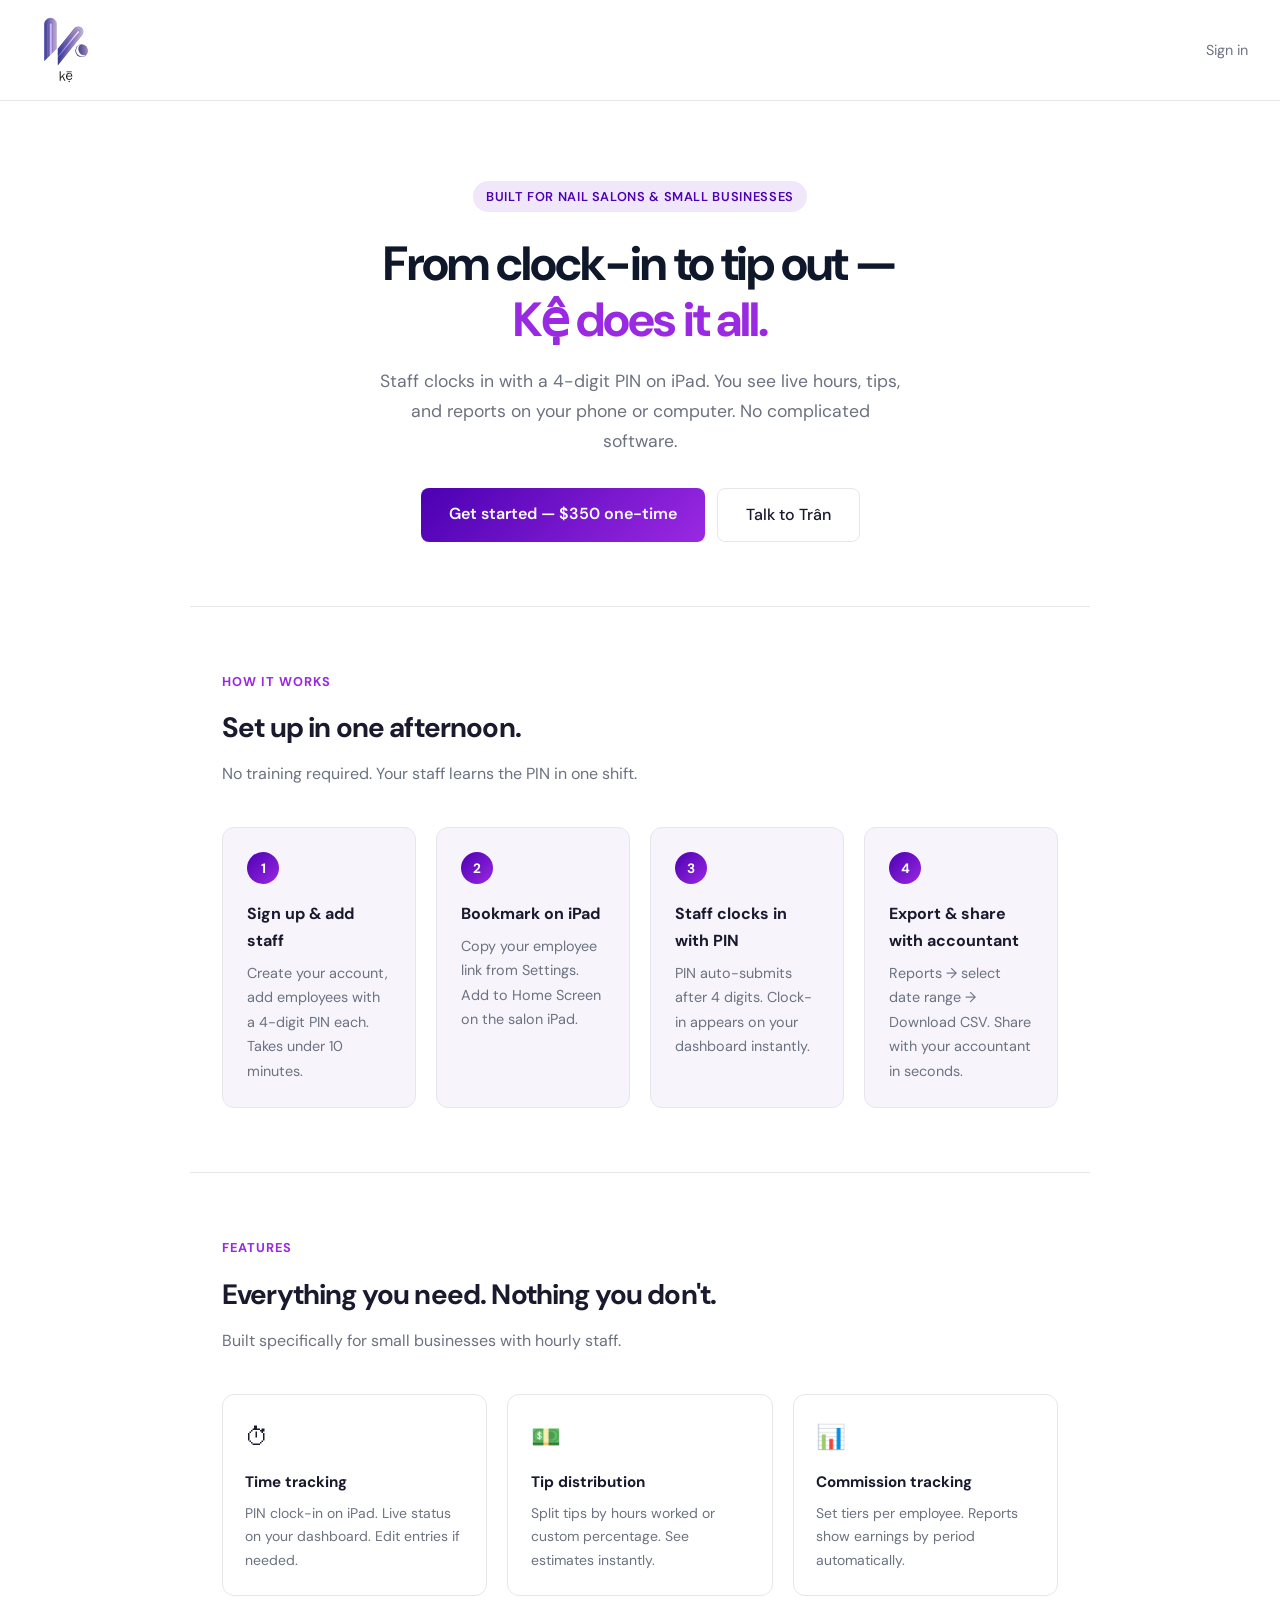
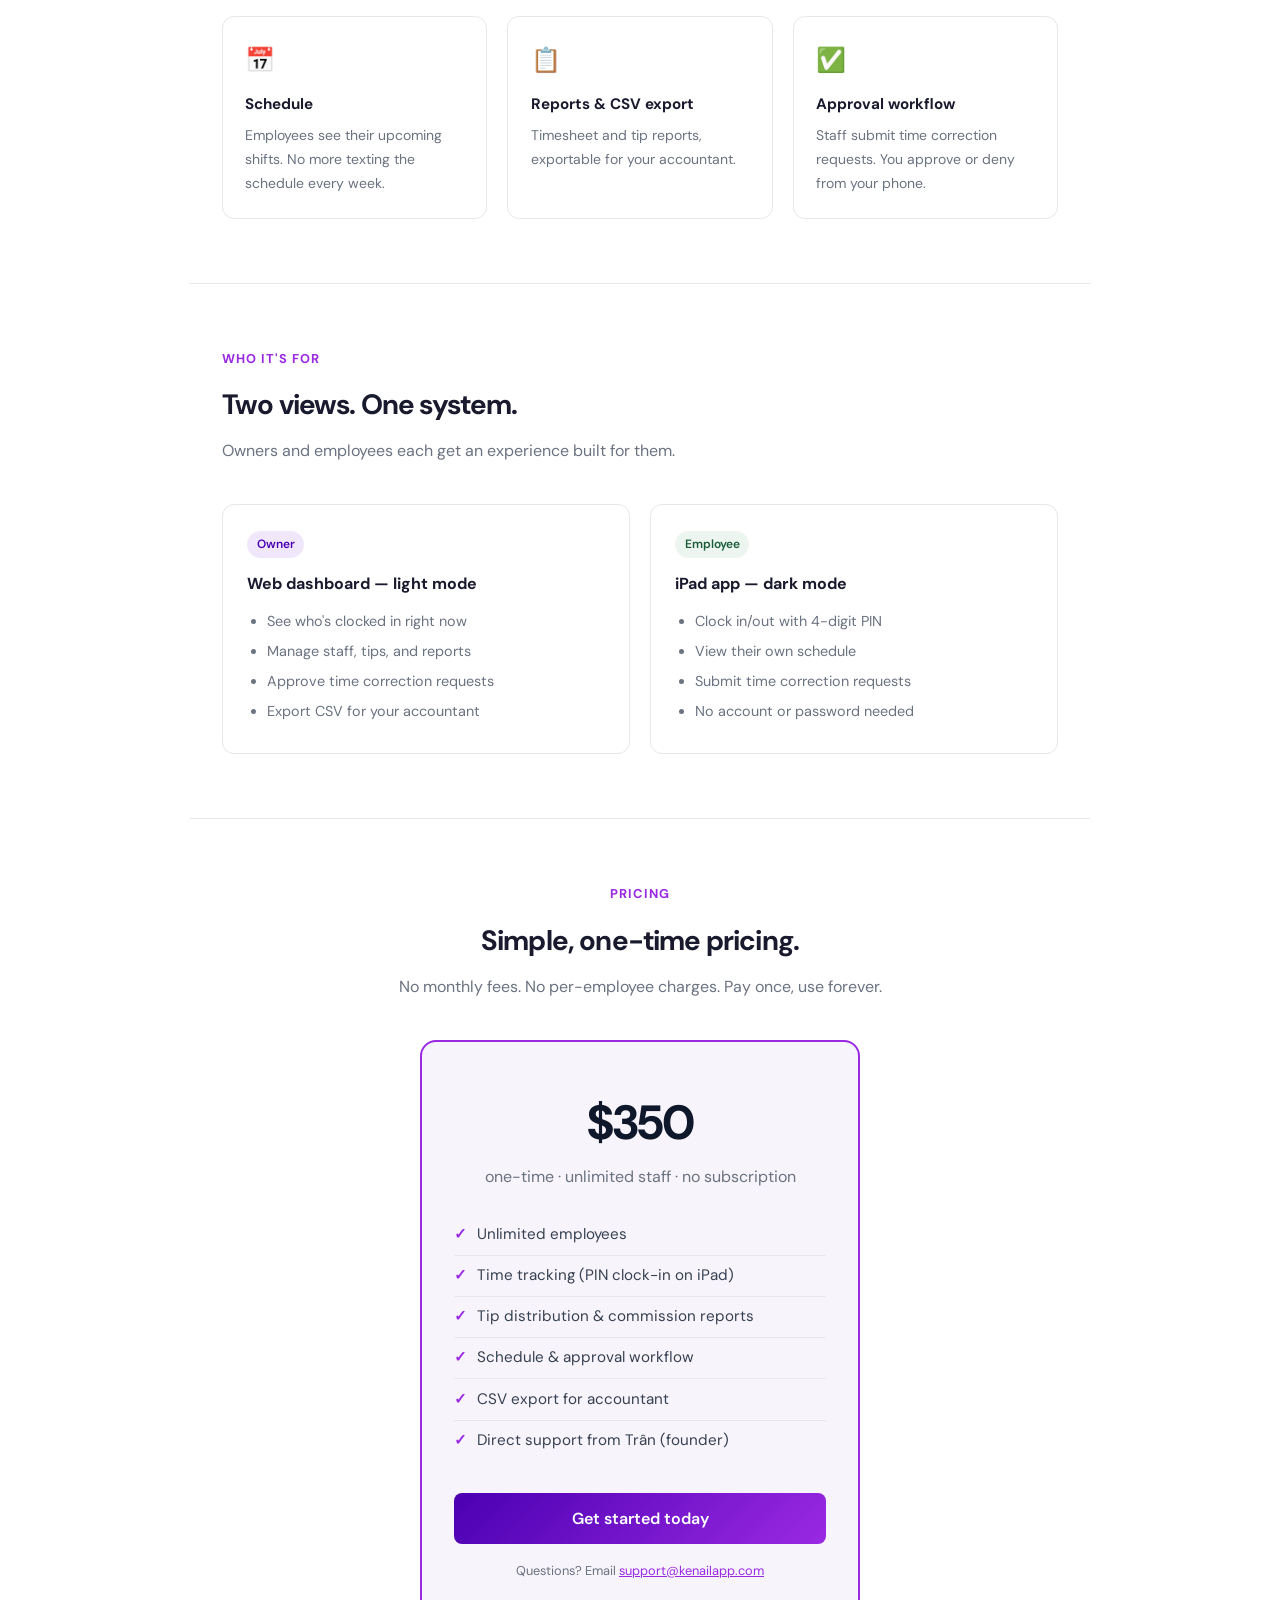
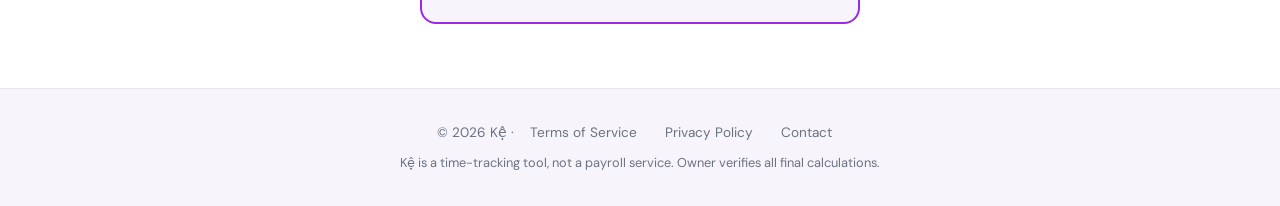
<file: index.html>
<!DOCTYPE html>
<html lang="en">
<head>
  <meta charset="UTF-8" />
  <meta name="viewport" content="width=device-width, initial-scale=1.0" />
  <title>Kệ — Time tracking & tips for nail salons</title>
  <meta name="description" content="Staff clock in with a PIN on iPad. You see hours, tips, and reports on your phone. $350 one-time, no subscription." />
  <link rel="stylesheet" href="style.css" />
  <link rel="icon" href="assets/favicon-32x32.png" />
  <style>
    /* ── HERO ── */
    .hero {
      padding: 5rem 2rem 4rem;
      text-align: center;
      max-width: 720px;
      margin: 0 auto;
    }
    .hero-badge {
      display: inline-block;
      background: #F0E8FA;
      color: #4B00B2;
      font-size: 0.8rem;
      font-weight: 600;
      letter-spacing: 0.05em;
      padding: 0.3rem 0.8rem;
      border-radius: 99px;
      margin-bottom: 1.5rem;
      text-transform: uppercase;
    }
    .hero h1 {
      font-size: clamp(2rem, 5vw, 3rem);
      font-weight: 700;
      letter-spacing: -0.04em;
      line-height: 1.15;
      margin-bottom: 1.25rem;
      color: #0f172a;
    }
    .hero h1 em {
      font-style: normal;
      color: var(--accent);
    }
    .hero p {
      font-size: 1.1rem;
      color: var(--muted);
      max-width: 520px;
      margin: 0 auto 2rem;
      line-height: 1.7;
    }
    .hero-cta {
      display: flex;
      gap: 0.75rem;
      justify-content: center;
      flex-wrap: wrap;
    }
    .btn-primary {
      display: inline-block;
      background: linear-gradient(135deg, #4B00B2, #9A29E2);
      color: #fff;
      font-weight: 600;
      font-size: 1rem;
      padding: 0.75rem 1.75rem;
      border-radius: 8px;
      text-decoration: none;
      transition: opacity 0.15s;
    }
    .btn-primary:hover { opacity: 0.88; }
    .btn-secondary {
      display: inline-block;
      background: transparent;
      color: var(--text);
      font-weight: 500;
      font-size: 1rem;
      padding: 0.75rem 1.75rem;
      border-radius: 8px;
      text-decoration: none;
      border: 1px solid var(--border);
      transition: border-color 0.15s;
    }
    .btn-secondary:hover { border-color: #9ca3af; }

    /* ── HOW IT WORKS ── */
    .section {
      padding: 4rem 2rem;
      max-width: 900px;
      margin: 0 auto;
    }
    .section-label {
      font-size: 0.8rem;
      font-weight: 700;
      letter-spacing: 0.08em;
      text-transform: uppercase;
      color: var(--accent);
      margin-bottom: 0.75rem;
    }
    .section h2 {
      font-size: 1.75rem;
      font-weight: 700;
      letter-spacing: -0.03em;
      margin-bottom: 0.5rem;
    }
    .section > p {
      color: var(--muted);
      margin-bottom: 2.5rem;
    }
    .steps {
      display: grid;
      grid-template-columns: repeat(4, 1fr);
      gap: 1.25rem;
    }
    @media (max-width: 700px) {
      .steps { grid-template-columns: repeat(2, 1fr); }
    }
    .step {
      background: var(--bg-soft);
      border: 1px solid var(--border);
      border-radius: 12px;
      padding: 1.5rem;
    }
    .step-num {
      width: 32px;
      height: 32px;
      background: linear-gradient(135deg, #4B00B2, #9A29E2);
      color: #fff;
      border-radius: 50%;
      display: flex;
      align-items: center;
      justify-content: center;
      font-weight: 700;
      font-size: 0.85rem;
      margin-bottom: 1rem;
    }
    .step h3 { font-size: 1rem; font-weight: 700; margin-bottom: 0.4rem; }
    .step p { font-size: 0.9rem; color: var(--muted); margin: 0; }

    /* ── FEATURES ── */
    .features-grid {
      display: grid;
      grid-template-columns: repeat(auto-fit, minmax(200px, 1fr));
      gap: 1.25rem;
    }
    .feature-card {
      border: 1px solid var(--border);
      border-radius: 12px;
      padding: 1.4rem;
      background: var(--bg);
    }
    .feature-icon {
      font-size: 1.5rem;
      margin-bottom: 0.75rem;
    }
    .feature-card h3 { font-size: 0.95rem; font-weight: 700; margin-bottom: 0.35rem; }
    .feature-card p { font-size: 0.875rem; color: var(--muted); margin: 0; }

    /* ── DIVIDER ── */
    .divider {
      border: none;
      border-top: 1px solid var(--border);
      max-width: 900px;
      margin: 0 auto;
    }

    /* ── PRICING ── */
    .pricing-box {
      max-width: 440px;
      margin: 0 auto;
      background: var(--bg-soft);
      border: 2px solid #9A29E2;
      border-radius: 16px;
      padding: 2.5rem 2rem;
      text-align: center;
    }
    .price-amount {
      font-size: 3rem;
      font-weight: 700;
      letter-spacing: -0.04em;
      color: #0f172a;
    }
    .price-period {
      font-size: 1rem;
      color: var(--muted);
      margin-bottom: 1.5rem;
    }
    .price-features {
      list-style: none;
      text-align: left;
      margin: 0 0 2rem;
      padding: 0;
    }
    .price-features li {
      padding: 0.45rem 0;
      font-size: 0.95rem;
      color: #374151;
      border-bottom: 1px solid var(--border);
      display: flex;
      align-items: center;
      gap: 0.6rem;
    }
    .price-features li:last-child { border-bottom: none; }
    .price-features li::before {
      content: "✓";
      color: var(--accent);
      font-weight: 700;
      flex-shrink: 0;
    }
    .price-note {
      font-size: 0.8rem;
      color: var(--muted);
      margin-top: 1rem;
    }

    /* ── FOR WHO ── */
    .who-grid {
      display: grid;
      grid-template-columns: 1fr 1fr;
      gap: 1.25rem;
    }
    @media (max-width: 600px) {
      .who-grid { grid-template-columns: 1fr; }
      .hero { padding: 3rem 1.25rem 2.5rem; }
      .section { padding: 3rem 1.25rem; }
    }
    .who-card {
      border: 1px solid var(--border);
      border-radius: 12px;
      padding: 1.5rem;
    }
    .who-card h3 { font-size: 1rem; font-weight: 700; margin-bottom: 0.75rem; }
    .who-card ul { margin: 0; padding-left: 1.25rem; color: var(--muted); font-size: 0.9rem; }
    .who-card ul li { margin-bottom: 0.35rem; }
    .tag {
      display: inline-block;
      font-size: 0.75rem;
      font-weight: 600;
      padding: 0.2rem 0.6rem;
      border-radius: 99px;
      margin-bottom: 0.75rem;
    }
    .tag-owner { background: #F0E8FA; color: #4B00B2; }
    .tag-employee { background: #EDF5F0; color: #1a5c3a; }
  </style>
</head>
<body>

<!-- NAV -->
<nav>
  <a href="/"><img src="assets/logo/logo-full.svg" alt="Kệ" class="nav-logo-img" /></a>
  <a class="nav-link" href="https://timesheet.kenailapp.com/owner/login.html">Sign in</a>
</nav>

<!-- HERO -->
<section class="hero">
  <div class="hero-badge">Built for nail salons & small businesses</div>
  <h1>From clock-in to tip out —<br><em>Kệ does it all.</em></h1>
  <p>Staff clocks in with a 4-digit PIN on iPad. You see live hours, tips, and reports on your phone or computer. No complicated software.</p>
  <div class="hero-cta">
    <a class="btn-primary" href="https://timesheet.kenailapp.com/signup/signup.html">Get started — $350 one-time</a>
    <a class="btn-secondary" href="mailto:support@kenailapp.com">Talk to Trân</a>
  </div>
</section>

<hr class="divider" />

<!-- HOW IT WORKS -->
<section class="section">
  <div class="section-label">How it works</div>
  <h2>Set up in one afternoon.</h2>
  <p>No training required. Your staff learns the PIN in one shift.</p>
  <div class="steps">
    <div class="step">
      <div class="step-num">1</div>
      <h3>Sign up & add staff</h3>
      <p>Create your account, add employees with a 4-digit PIN each. Takes under 10 minutes.</p>
    </div>
    <div class="step">
      <div class="step-num">2</div>
      <h3>Bookmark on iPad</h3>
      <p>Copy your employee link from Settings. Add to Home Screen on the salon iPad.</p>
    </div>
    <div class="step">
      <div class="step-num">3</div>
      <h3>Staff clocks in with PIN</h3>
      <p>PIN auto-submits after 4 digits. Clock-in appears on your dashboard instantly.</p>
    </div>
    <div class="step">
      <div class="step-num">4</div>
      <h3>Export & share with accountant</h3>
      <p>Reports → select date range → Download CSV. Share with your accountant in seconds.</p>
    </div>
  </div>
</section>

<hr class="divider" />

<!-- FEATURES -->
<section class="section">
  <div class="section-label">Features</div>
  <h2>Everything you need. Nothing you don't.</h2>
  <p>Built specifically for small businesses with hourly staff.</p>
  <div class="features-grid">
    <div class="feature-card">
      <div class="feature-icon">⏱</div>
      <h3>Time tracking</h3>
      <p>PIN clock-in on iPad. Live status on your dashboard. Edit entries if needed.</p>
    </div>
    <div class="feature-card">
      <div class="feature-icon">💵</div>
      <h3>Tip distribution</h3>
      <p>Split tips by hours worked or custom percentage. See estimates instantly.</p>
    </div>
    <div class="feature-card">
      <div class="feature-icon">📊</div>
      <h3>Commission tracking</h3>
      <p>Set tiers per employee. Reports show earnings by period automatically.</p>
    </div>
    <div class="feature-card">
      <div class="feature-icon">📅</div>
      <h3>Schedule</h3>
      <p>Employees see their upcoming shifts. No more texting the schedule every week.</p>
    </div>
    <div class="feature-card">
      <div class="feature-icon">📋</div>
      <h3>Reports & CSV export</h3>
      <p>Timesheet and tip reports, exportable for your accountant.</p>
    </div>
    <div class="feature-card">
      <div class="feature-icon">✅</div>
      <h3>Approval workflow</h3>
      <p>Staff submit time correction requests. You approve or deny from your phone.</p>
    </div>
  </div>
</section>

<hr class="divider" />

<!-- FOR WHO -->
<section class="section">
  <div class="section-label">Who it's for</div>
  <h2>Two views. One system.</h2>
  <p>Owners and employees each get an experience built for them.</p>
  <div class="who-grid">
    <div class="who-card">
      <span class="tag tag-owner">Owner</span>
      <h3>Web dashboard — light mode</h3>
      <ul>
        <li>See who's clocked in right now</li>
        <li>Manage staff, tips, and reports</li>
        <li>Approve time correction requests</li>
        <li>Export CSV for your accountant</li>
      </ul>
    </div>
    <div class="who-card">
      <span class="tag tag-employee">Employee</span>
      <h3>iPad app — dark mode</h3>
      <ul>
        <li>Clock in/out with 4-digit PIN</li>
        <li>View their own schedule</li>
        <li>Submit time correction requests</li>
        <li>No account or password needed</li>
      </ul>
    </div>
  </div>
</section>

<hr class="divider" />

<!-- PRICING -->
<section class="section" style="text-align:center;">
  <div class="section-label">Pricing</div>
  <h2>Simple, one-time pricing.</h2>
  <p>No monthly fees. No per-employee charges. Pay once, use forever.</p>
  <div class="pricing-box">
    <div class="price-amount">$350</div>
    <div class="price-period">one-time · unlimited staff · no subscription</div>
    <ul class="price-features">
      <li>Unlimited employees</li>
      <li>Time tracking (PIN clock-in on iPad)</li>
      <li>Tip distribution & commission reports</li>
      <li>Schedule & approval workflow</li>
      <li>CSV export for accountant</li>
      <li>Direct support from Trân (founder)</li>
    </ul>
    <a class="btn-primary" href="https://timesheet.kenailapp.com/signup/signup.html" style="display:block;">Get started today</a>
    <p class="price-note">Questions? Email <a href="mailto:support@kenailapp.com" style="color:var(--accent);">support@kenailapp.com</a></p>
  </div>
</section>

<!-- FOOTER -->
<footer>
  <p>© 2026 Kệ · <a href="tos.html">Terms of Service</a> <a href="privacy.html">Privacy Policy</a> <a href="mailto:support@kenailapp.com">Contact</a></p>
  <p style="margin-top:0.5rem; font-size:0.8rem;">Kệ is a time-tracking tool, not a payroll service. Owner verifies all final calculations.</p>
</footer>

</body>
</html>
</file>
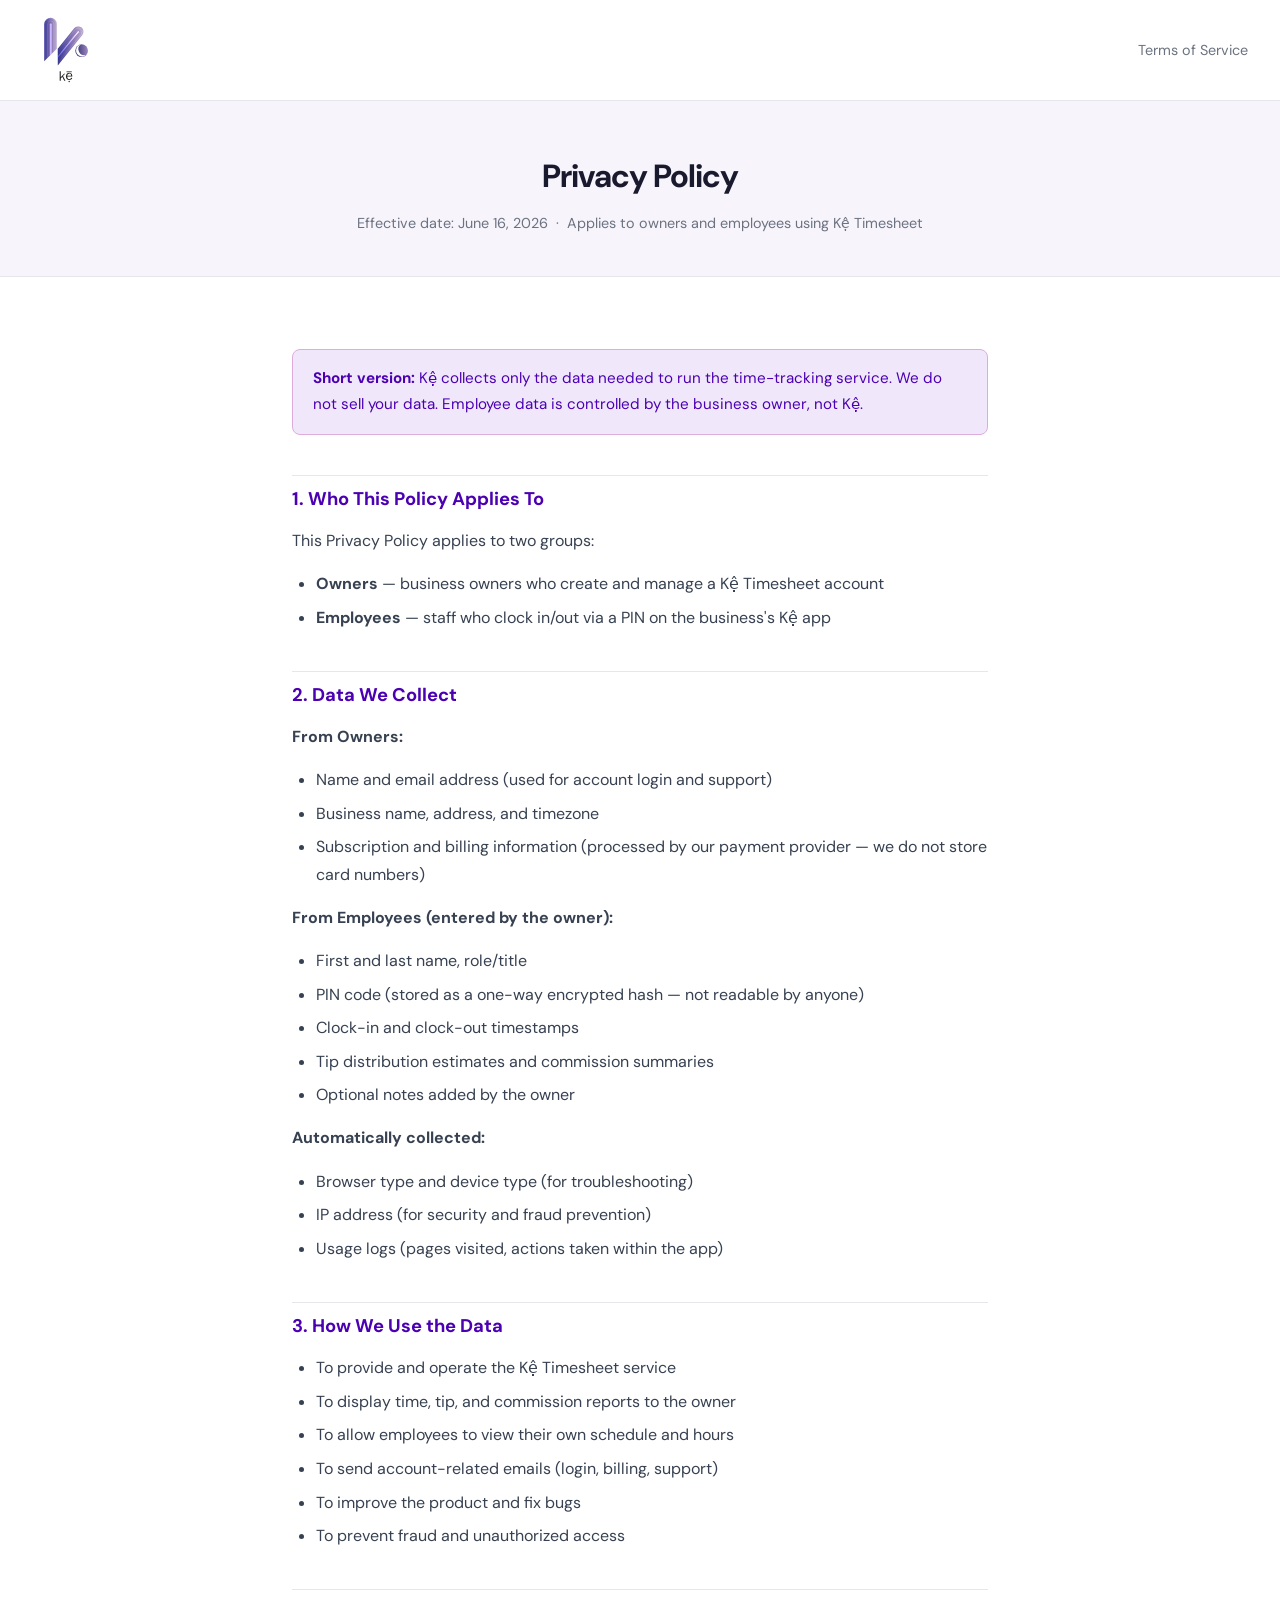
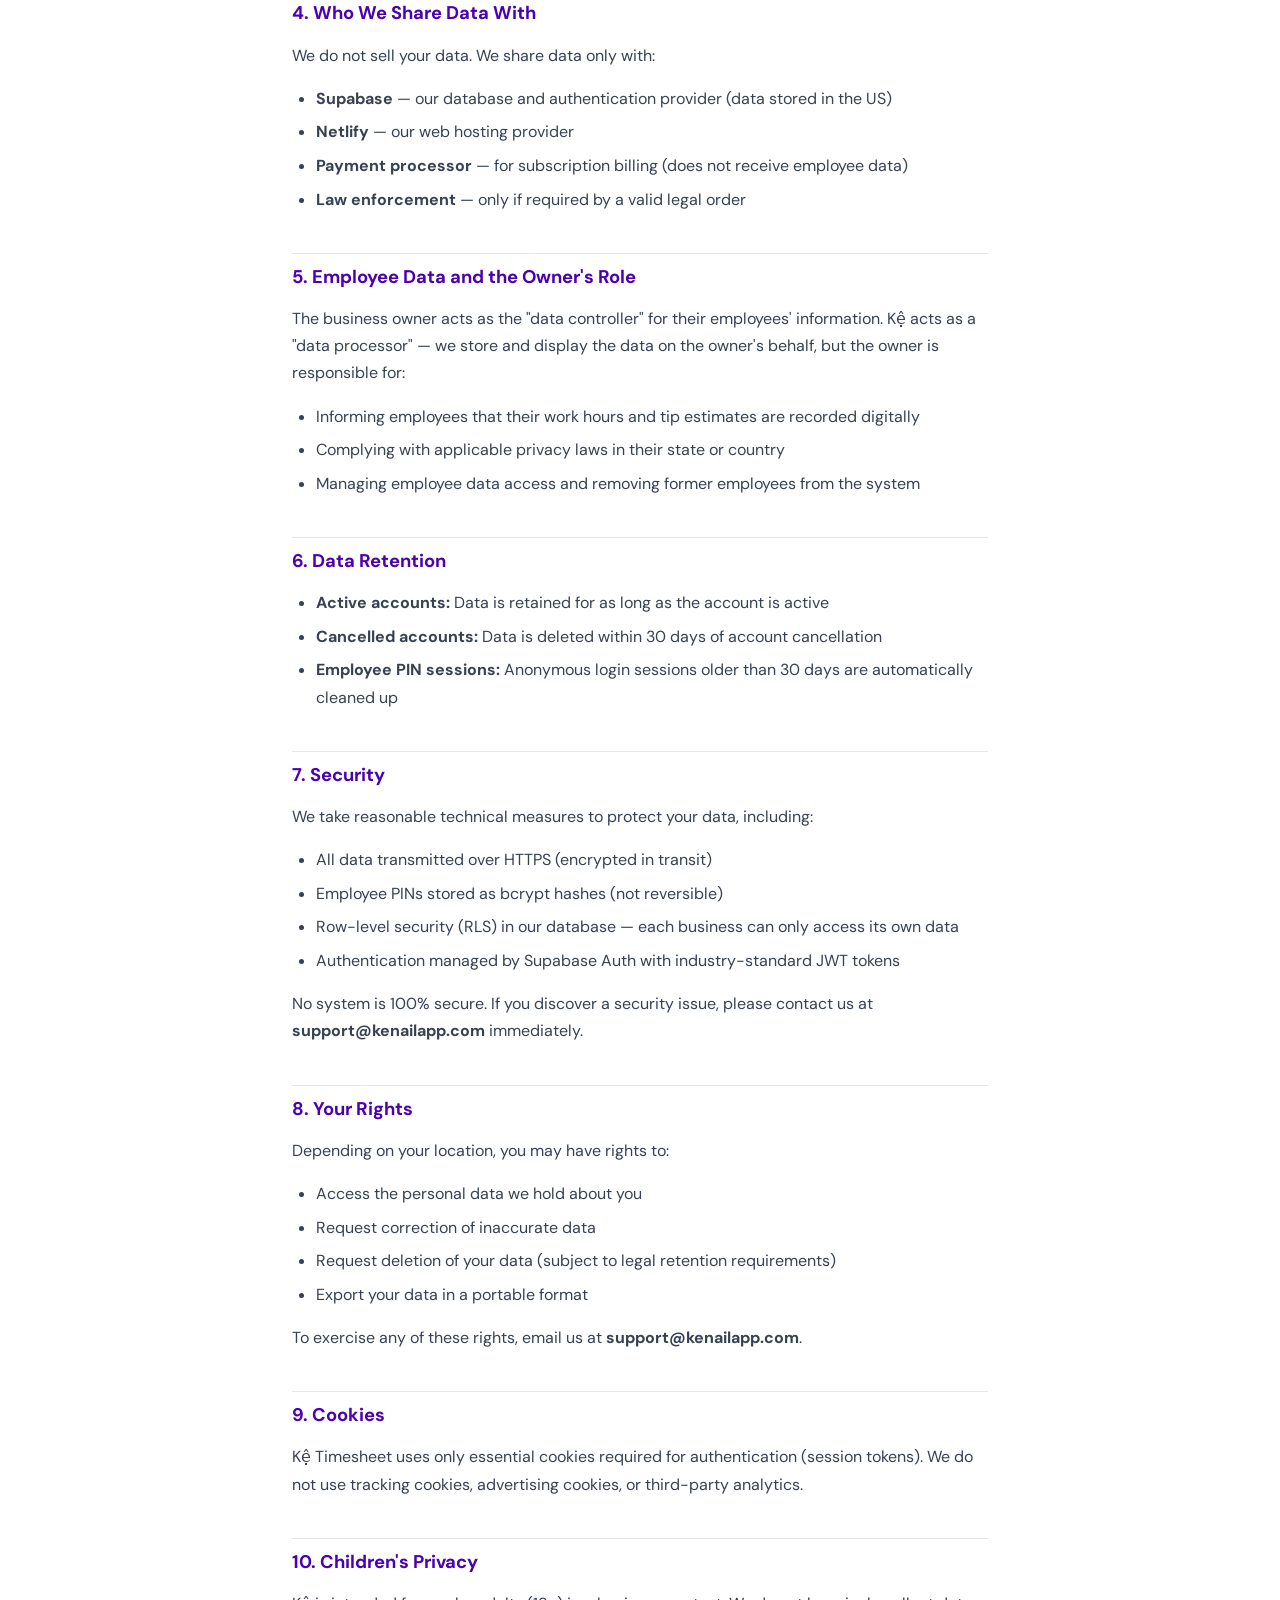
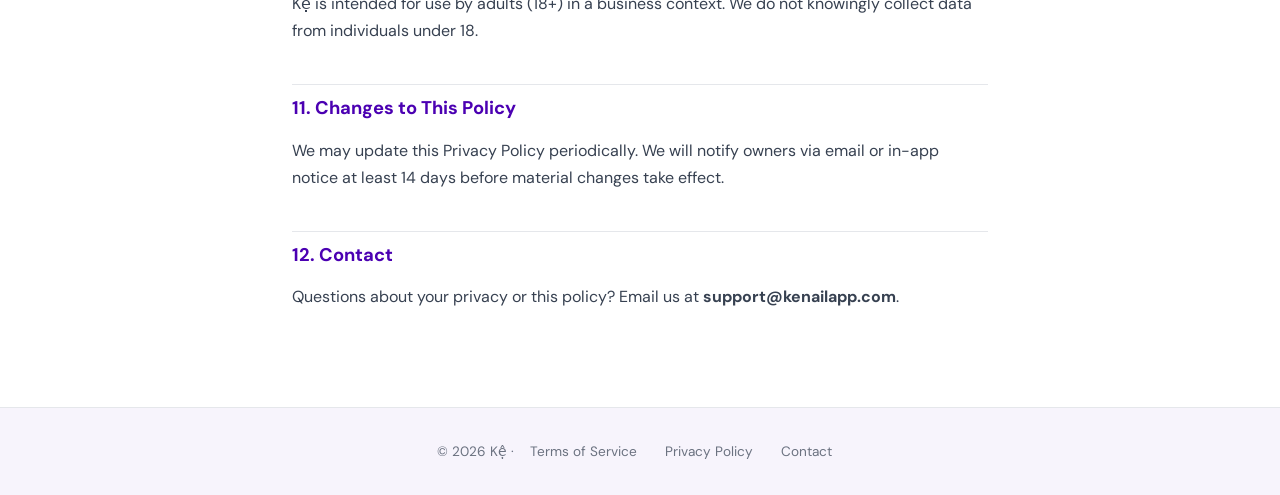
<file: privacy.html>
<!DOCTYPE html>
<html lang="en">
<head>
  <meta charset="UTF-8" />
  <meta name="viewport" content="width=device-width, initial-scale=1.0" />
  <title>Privacy Policy — Kệ</title>
  <link rel="stylesheet" href="style.css" />
</head>
<body>

<nav>
  <a href="/"><img src="assets/logo/logo-full.svg" alt="Kệ" class="nav-logo-img" /></a>
  <a class="nav-link" href="tos.html">Terms of Service</a>
</nav>

<div class="legal-header">
  <h1>Privacy Policy</h1>
  <p class="meta">Effective date: June 16, 2026 &nbsp;·&nbsp; Applies to owners and employees using Kệ Timesheet</p>
</div>

<div class="legal-body">

  <div class="notice-box">
    <strong>Short version:</strong> Kệ collects only the data needed to run the time-tracking service. We do not sell your data. Employee data is controlled by the business owner, not Kệ.
  </div>

  <h2>1. Who This Policy Applies To</h2>
  <p>This Privacy Policy applies to two groups:</p>
  <ul>
    <li><strong>Owners</strong> — business owners who create and manage a Kệ Timesheet account</li>
    <li><strong>Employees</strong> — staff who clock in/out via a PIN on the business's Kệ app</li>
  </ul>

  <h2>2. Data We Collect</h2>

  <p><strong>From Owners:</strong></p>
  <ul>
    <li>Name and email address (used for account login and support)</li>
    <li>Business name, address, and timezone</li>
    <li>Subscription and billing information (processed by our payment provider — we do not store card numbers)</li>
  </ul>

  <p><strong>From Employees (entered by the owner):</strong></p>
  <ul>
    <li>First and last name, role/title</li>
    <li>PIN code (stored as a one-way encrypted hash — not readable by anyone)</li>
    <li>Clock-in and clock-out timestamps</li>
    <li>Tip distribution estimates and commission summaries</li>
    <li>Optional notes added by the owner</li>
  </ul>

  <p><strong>Automatically collected:</strong></p>
  <ul>
    <li>Browser type and device type (for troubleshooting)</li>
    <li>IP address (for security and fraud prevention)</li>
    <li>Usage logs (pages visited, actions taken within the app)</li>
  </ul>

  <h2>3. How We Use the Data</h2>
  <ul>
    <li>To provide and operate the Kệ Timesheet service</li>
    <li>To display time, tip, and commission reports to the owner</li>
    <li>To allow employees to view their own schedule and hours</li>
    <li>To send account-related emails (login, billing, support)</li>
    <li>To improve the product and fix bugs</li>
    <li>To prevent fraud and unauthorized access</li>
  </ul>

  <h2>4. Who We Share Data With</h2>
  <p>We do not sell your data. We share data only with:</p>
  <ul>
    <li><strong>Supabase</strong> — our database and authentication provider (data stored in the US)</li>
    <li><strong>Netlify</strong> — our web hosting provider</li>
    <li><strong>Payment processor</strong> — for subscription billing (does not receive employee data)</li>
    <li><strong>Law enforcement</strong> — only if required by a valid legal order</li>
  </ul>

  <h2>5. Employee Data and the Owner's Role</h2>
  <p>The business owner acts as the "data controller" for their employees' information. Kệ acts as a "data processor" — we store and display the data on the owner's behalf, but the owner is responsible for:</p>
  <ul>
    <li>Informing employees that their work hours and tip estimates are recorded digitally</li>
    <li>Complying with applicable privacy laws in their state or country</li>
    <li>Managing employee data access and removing former employees from the system</li>
  </ul>

  <h2>6. Data Retention</h2>
  <ul>
    <li><strong>Active accounts:</strong> Data is retained for as long as the account is active</li>
    <li><strong>Cancelled accounts:</strong> Data is deleted within 30 days of account cancellation</li>
    <li><strong>Employee PIN sessions:</strong> Anonymous login sessions older than 30 days are automatically cleaned up</li>
  </ul>

  <h2>7. Security</h2>
  <p>We take reasonable technical measures to protect your data, including:</p>
  <ul>
    <li>All data transmitted over HTTPS (encrypted in transit)</li>
    <li>Employee PINs stored as bcrypt hashes (not reversible)</li>
    <li>Row-level security (RLS) in our database — each business can only access its own data</li>
    <li>Authentication managed by Supabase Auth with industry-standard JWT tokens</li>
  </ul>
  <p>No system is 100% secure. If you discover a security issue, please contact us at <strong>support@kenailapp.com</strong> immediately.</p>

  <h2>8. Your Rights</h2>
  <p>Depending on your location, you may have rights to:</p>
  <ul>
    <li>Access the personal data we hold about you</li>
    <li>Request correction of inaccurate data</li>
    <li>Request deletion of your data (subject to legal retention requirements)</li>
    <li>Export your data in a portable format</li>
  </ul>
  <p>To exercise any of these rights, email us at <strong>support@kenailapp.com</strong>.</p>

  <h2>9. Cookies</h2>
  <p>Kệ Timesheet uses only essential cookies required for authentication (session tokens). We do not use tracking cookies, advertising cookies, or third-party analytics.</p>

  <h2>10. Children's Privacy</h2>
  <p>Kệ is intended for use by adults (18+) in a business context. We do not knowingly collect data from individuals under 18.</p>

  <h2>11. Changes to This Policy</h2>
  <p>We may update this Privacy Policy periodically. We will notify owners via email or in-app notice at least 14 days before material changes take effect.</p>

  <h2>12. Contact</h2>
  <p>Questions about your privacy or this policy? Email us at <strong>support@kenailapp.com</strong>.</p>

</div>

<footer>
  <p>© 2026 Kệ · <a href="tos.html">Terms of Service</a> <a href="privacy.html">Privacy Policy</a> <a href="mailto:support@kenailapp.com">Contact</a></p>
</footer>

</body>
</html>
</file>
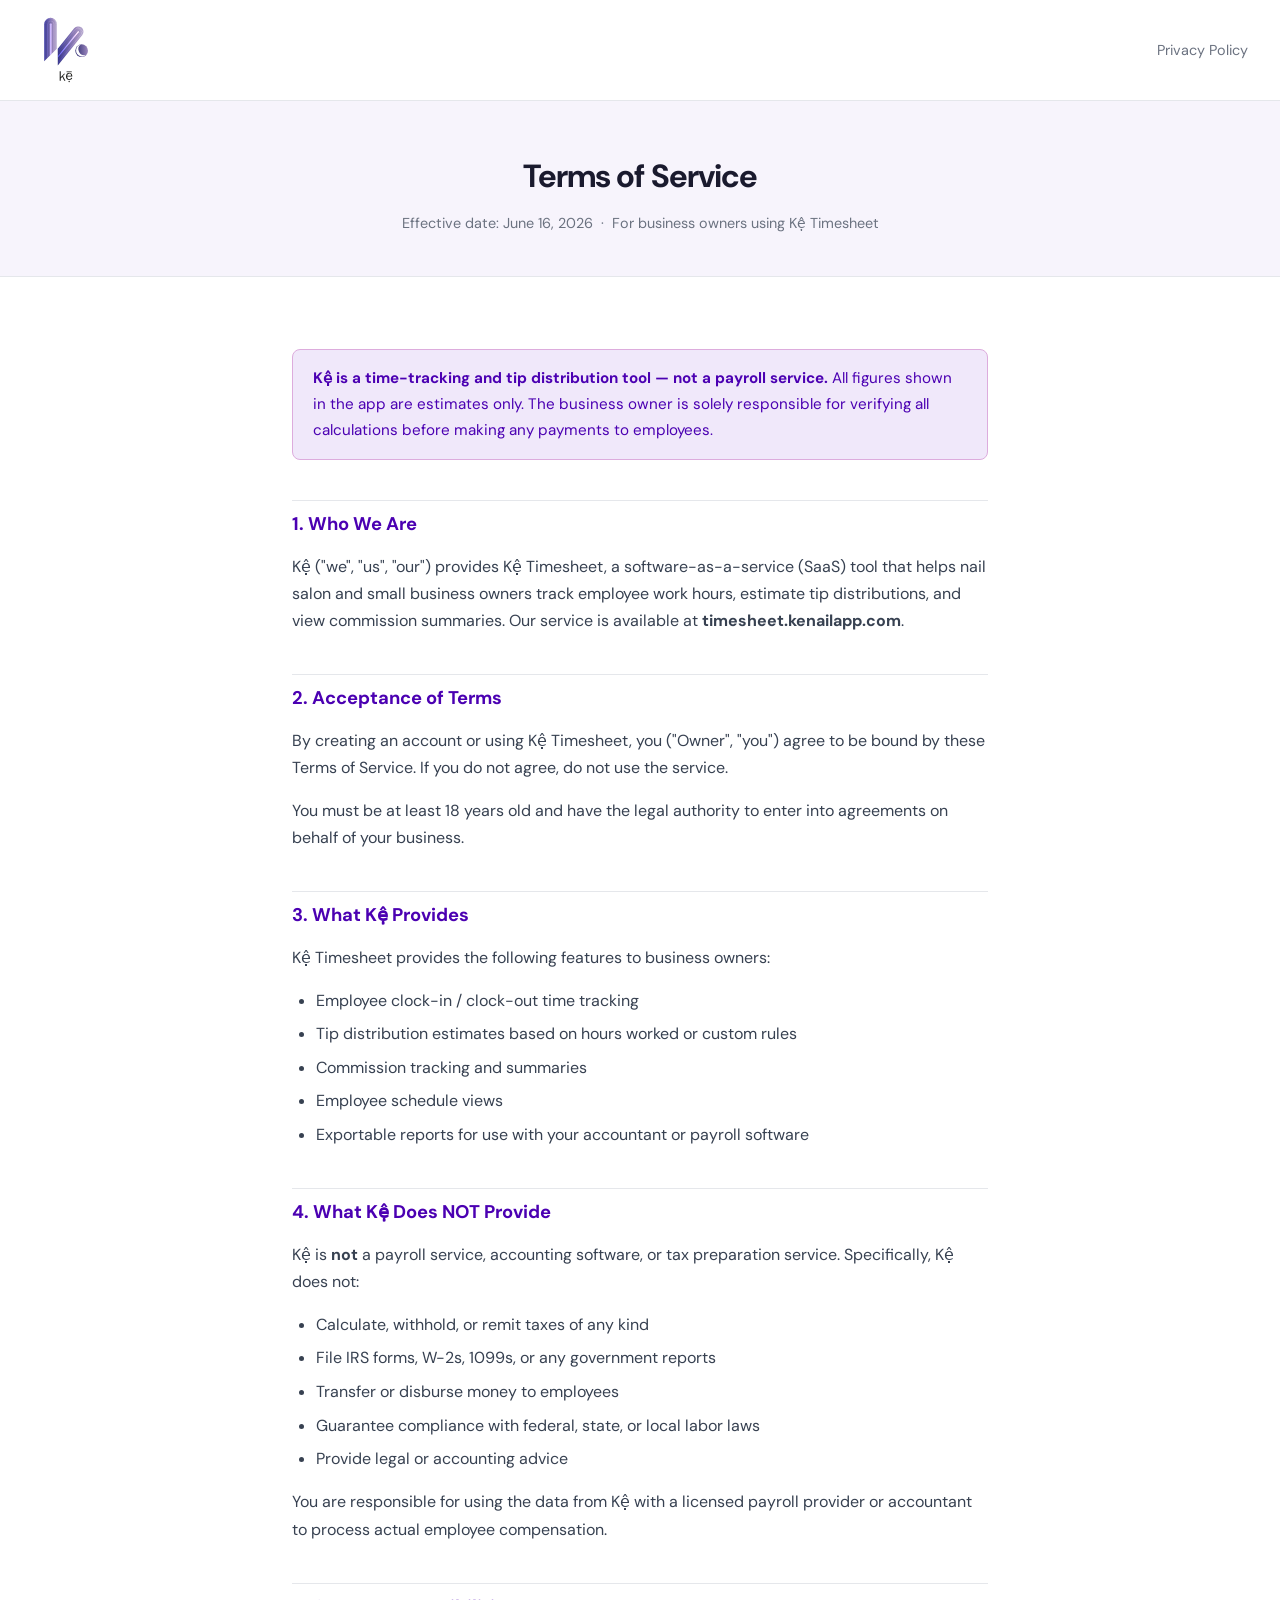
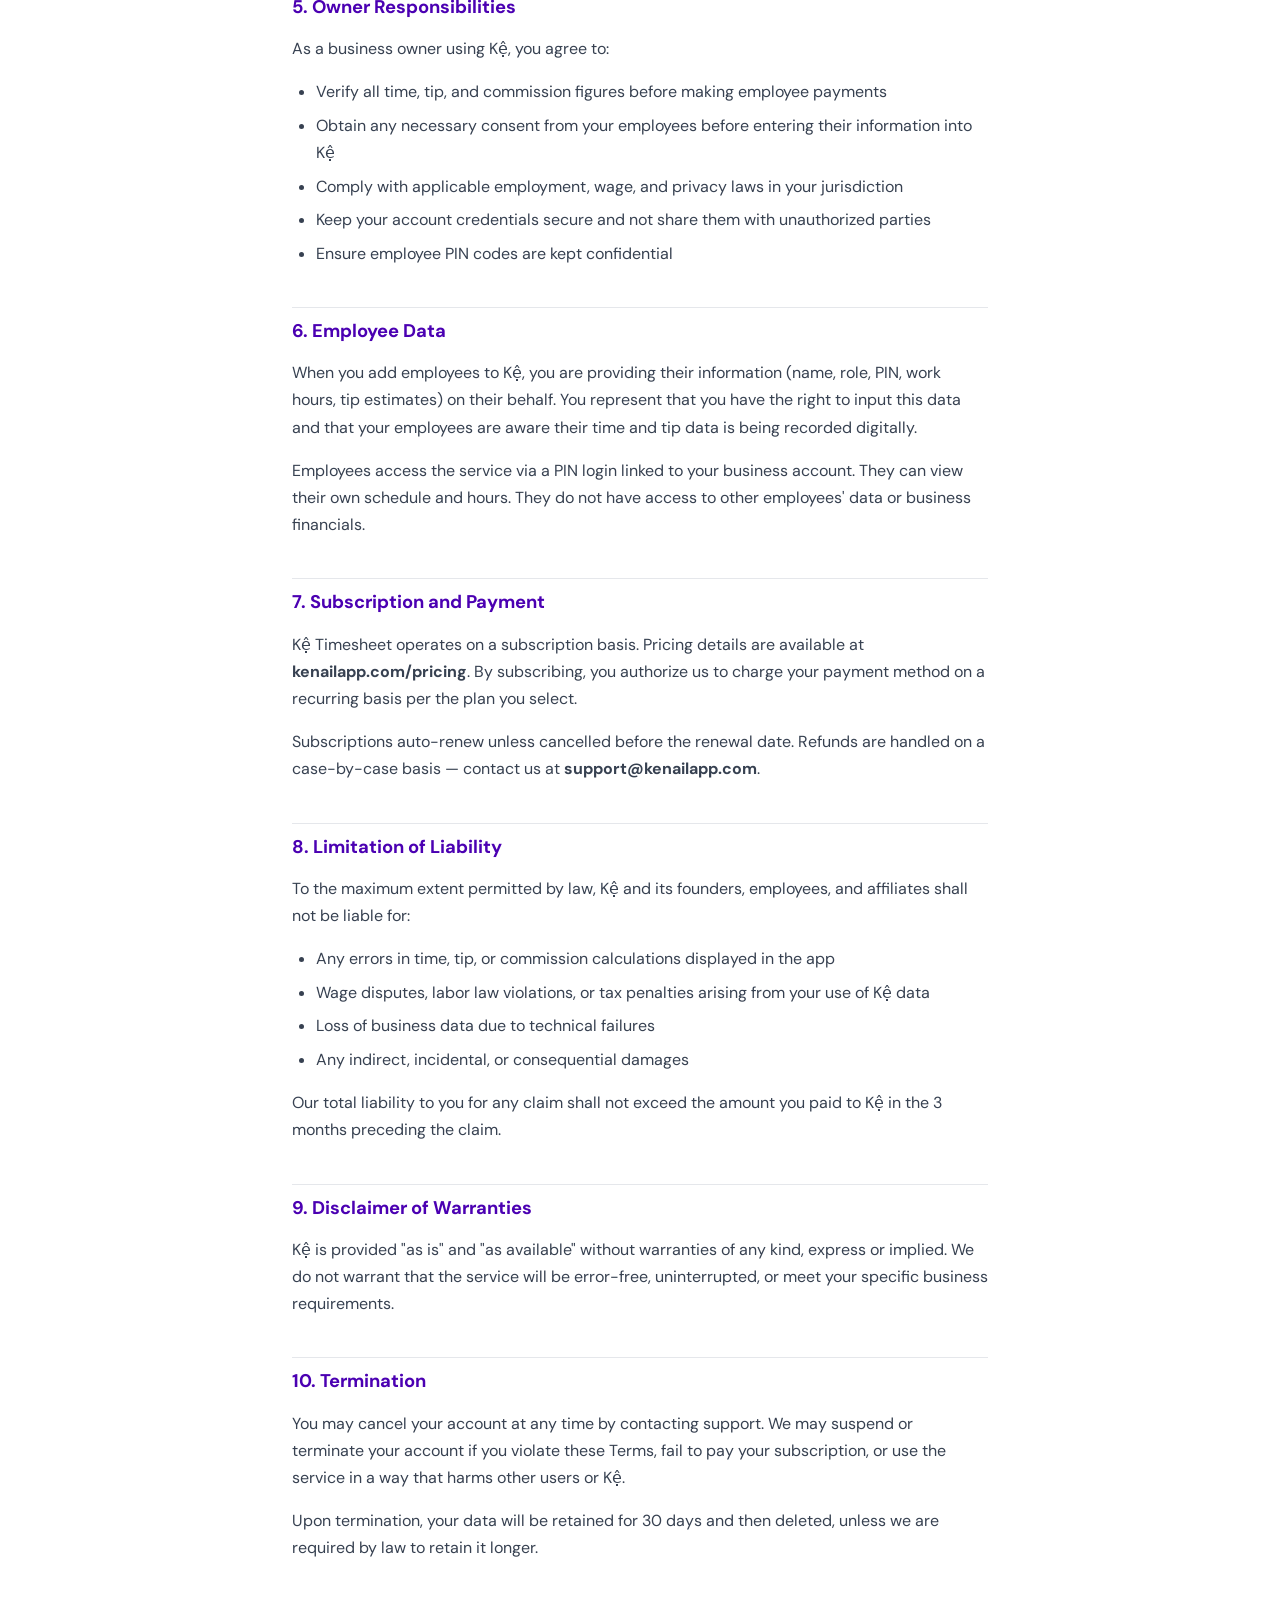
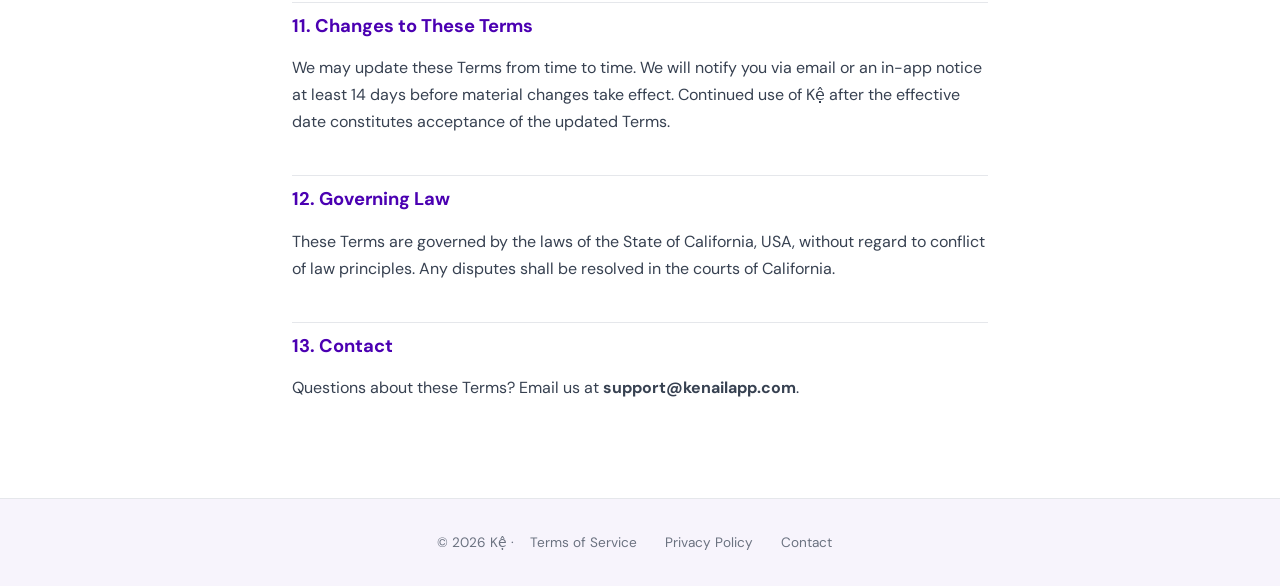
<file: tos.html>
<!DOCTYPE html>
<html lang="en">
<head>
  <meta charset="UTF-8" />
  <meta name="viewport" content="width=device-width, initial-scale=1.0" />
  <title>Terms of Service — Kệ</title>
  <link rel="stylesheet" href="style.css" />
</head>
<body>

<nav>
  <a href="/"><img src="assets/logo/logo-full.svg" alt="Kệ" class="nav-logo-img" /></a>
  <a class="nav-link" href="privacy.html">Privacy Policy</a>
</nav>

<div class="legal-header">
  <h1>Terms of Service</h1>
  <p class="meta">Effective date: June 16, 2026 &nbsp;·&nbsp; For business owners using Kệ Timesheet</p>
</div>

<div class="legal-body">

  <div class="notice-box">
    <strong>Kệ is a time-tracking and tip distribution tool — not a payroll service.</strong>
    All figures shown in the app are estimates only. The business owner is solely responsible for verifying all calculations before making any payments to employees.
  </div>

  <h2>1. Who We Are</h2>
  <p>Kệ ("we", "us", "our") provides Kệ Timesheet, a software-as-a-service (SaaS) tool that helps nail salon and small business owners track employee work hours, estimate tip distributions, and view commission summaries. Our service is available at <strong>timesheet.kenailapp.com</strong>.</p>

  <h2>2. Acceptance of Terms</h2>
  <p>By creating an account or using Kệ Timesheet, you ("Owner", "you") agree to be bound by these Terms of Service. If you do not agree, do not use the service.</p>
  <p>You must be at least 18 years old and have the legal authority to enter into agreements on behalf of your business.</p>

  <h2>3. What Kệ Provides</h2>
  <p>Kệ Timesheet provides the following features to business owners:</p>
  <ul>
    <li>Employee clock-in / clock-out time tracking</li>
    <li>Tip distribution estimates based on hours worked or custom rules</li>
    <li>Commission tracking and summaries</li>
    <li>Employee schedule views</li>
    <li>Exportable reports for use with your accountant or payroll software</li>
  </ul>

  <h2>4. What Kệ Does NOT Provide</h2>
  <p>Kệ is <strong>not</strong> a payroll service, accounting software, or tax preparation service. Specifically, Kệ does not:</p>
  <ul>
    <li>Calculate, withhold, or remit taxes of any kind</li>
    <li>File IRS forms, W-2s, 1099s, or any government reports</li>
    <li>Transfer or disburse money to employees</li>
    <li>Guarantee compliance with federal, state, or local labor laws</li>
    <li>Provide legal or accounting advice</li>
  </ul>
  <p>You are responsible for using the data from Kệ with a licensed payroll provider or accountant to process actual employee compensation.</p>

  <h2>5. Owner Responsibilities</h2>
  <p>As a business owner using Kệ, you agree to:</p>
  <ul>
    <li>Verify all time, tip, and commission figures before making employee payments</li>
    <li>Obtain any necessary consent from your employees before entering their information into Kệ</li>
    <li>Comply with applicable employment, wage, and privacy laws in your jurisdiction</li>
    <li>Keep your account credentials secure and not share them with unauthorized parties</li>
    <li>Ensure employee PIN codes are kept confidential</li>
  </ul>

  <h2>6. Employee Data</h2>
  <p>When you add employees to Kệ, you are providing their information (name, role, PIN, work hours, tip estimates) on their behalf. You represent that you have the right to input this data and that your employees are aware their time and tip data is being recorded digitally.</p>
  <p>Employees access the service via a PIN login linked to your business account. They can view their own schedule and hours. They do not have access to other employees' data or business financials.</p>

  <h2>7. Subscription and Payment</h2>
  <p>Kệ Timesheet operates on a subscription basis. Pricing details are available at <strong>kenailapp.com/pricing</strong>. By subscribing, you authorize us to charge your payment method on a recurring basis per the plan you select.</p>
  <p>Subscriptions auto-renew unless cancelled before the renewal date. Refunds are handled on a case-by-case basis — contact us at <strong>support@kenailapp.com</strong>.</p>

  <h2>8. Limitation of Liability</h2>
  <p>To the maximum extent permitted by law, Kệ and its founders, employees, and affiliates shall not be liable for:</p>
  <ul>
    <li>Any errors in time, tip, or commission calculations displayed in the app</li>
    <li>Wage disputes, labor law violations, or tax penalties arising from your use of Kệ data</li>
    <li>Loss of business data due to technical failures</li>
    <li>Any indirect, incidental, or consequential damages</li>
  </ul>
  <p>Our total liability to you for any claim shall not exceed the amount you paid to Kệ in the 3 months preceding the claim.</p>

  <h2>9. Disclaimer of Warranties</h2>
  <p>Kệ is provided "as is" and "as available" without warranties of any kind, express or implied. We do not warrant that the service will be error-free, uninterrupted, or meet your specific business requirements.</p>

  <h2>10. Termination</h2>
  <p>You may cancel your account at any time by contacting support. We may suspend or terminate your account if you violate these Terms, fail to pay your subscription, or use the service in a way that harms other users or Kệ.</p>
  <p>Upon termination, your data will be retained for 30 days and then deleted, unless we are required by law to retain it longer.</p>

  <h2>11. Changes to These Terms</h2>
  <p>We may update these Terms from time to time. We will notify you via email or an in-app notice at least 14 days before material changes take effect. Continued use of Kệ after the effective date constitutes acceptance of the updated Terms.</p>

  <h2>12. Governing Law</h2>
  <p>These Terms are governed by the laws of the State of California, USA, without regard to conflict of law principles. Any disputes shall be resolved in the courts of California.</p>

  <h2>13. Contact</h2>
  <p>Questions about these Terms? Email us at <strong>support@kenailapp.com</strong>.</p>

</div>

<footer>
  <p>© 2026 Kệ · <a href="tos.html">Terms of Service</a> <a href="privacy.html">Privacy Policy</a> <a href="mailto:support@kenailapp.com">Contact</a></p>
</footer>

</body>
</html>
</file>
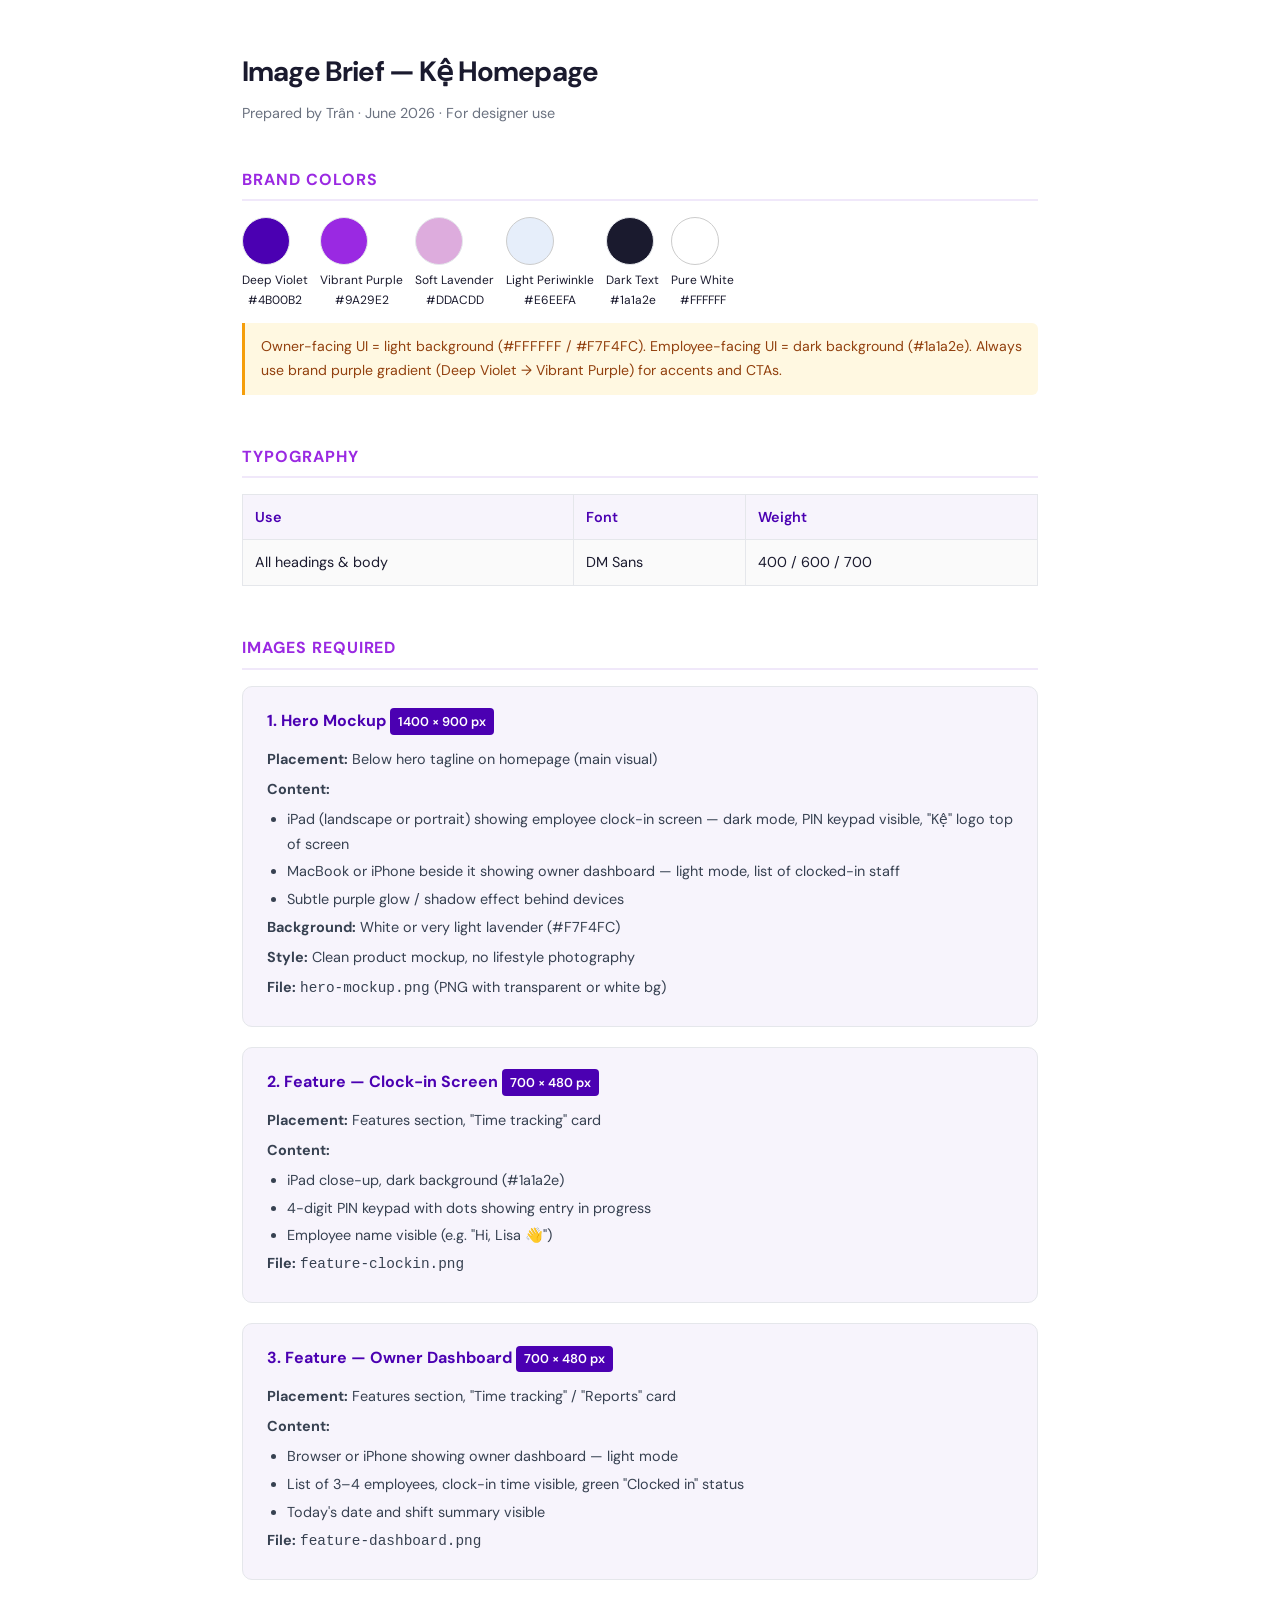
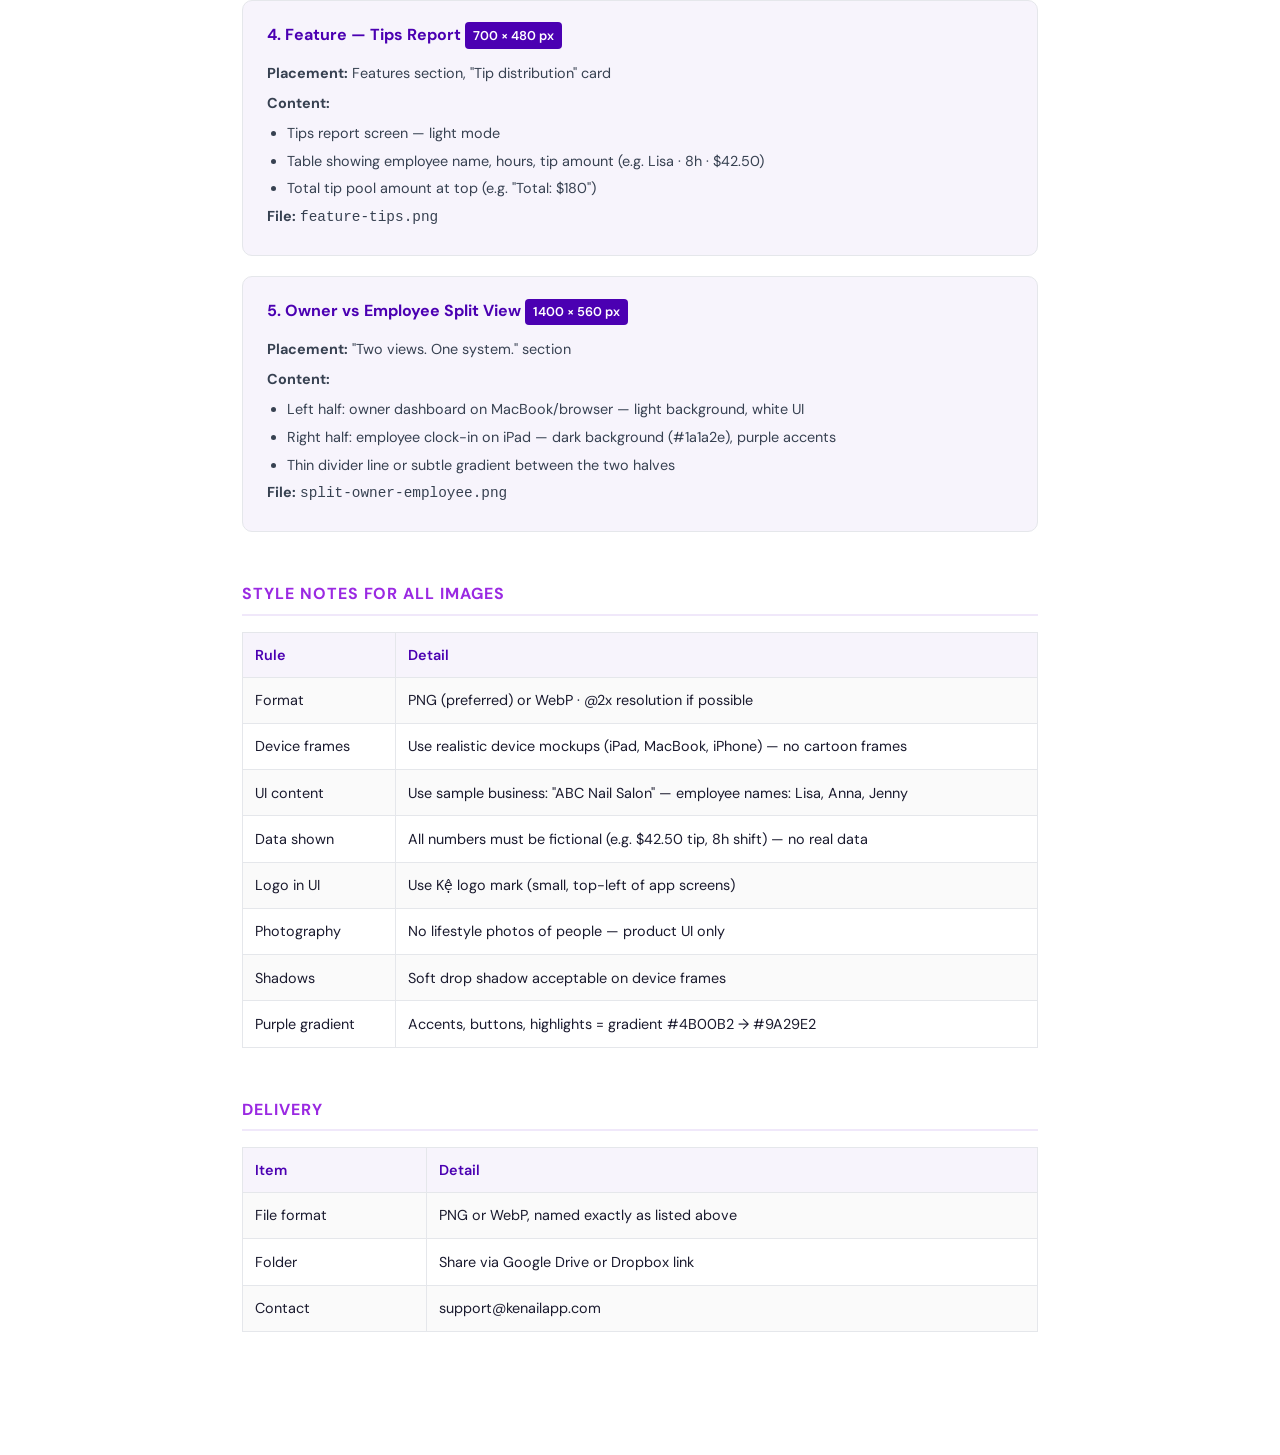
<file: docs/image-brief-designer.html>
<!DOCTYPE html>
<html lang="en">
<head>
  <meta charset="UTF-8" />
  <meta name="viewport" content="width=device-width, initial-scale=1.0" />
  <title>Kệ — Image Brief for Designer</title>
  <link href="https://fonts.googleapis.com/css2?family=DM+Sans:wght@400;500;600;700&display=swap" rel="stylesheet" />
  <style>
    *, *::before, *::after { box-sizing: border-box; margin: 0; padding: 0; }
    body { font-family: 'DM Sans', sans-serif; color: #1a1a2e; background: #fff; line-height: 1.7; font-size: 15px; }
    .page { max-width: 860px; margin: 0 auto; padding: 3rem 2rem 5rem; }
    h1 { font-size: 1.75rem; font-weight: 700; letter-spacing: -0.03em; margin-bottom: 0.35rem; }
    .meta { color: #6b7280; font-size: 0.9rem; margin-bottom: 2.5rem; }
    .section { margin-bottom: 3rem; }
    h2 { font-size: 1rem; font-weight: 700; text-transform: uppercase; letter-spacing: 0.06em; color: #9A29E2; margin-bottom: 1rem; padding-bottom: 0.4rem; border-bottom: 2px solid #F0E8FA; }
    table { width: 100%; border-collapse: collapse; font-size: 0.9rem; }
    th { text-align: left; background: #F7F4FC; padding: 0.6rem 0.75rem; font-weight: 600; color: #4B00B2; border: 1px solid #e5e7eb; }
    td { padding: 0.65rem 0.75rem; border: 1px solid #e5e7eb; vertical-align: top; }
    tr:nth-child(even) td { background: #fafafa; }
    .card { background: #F7F4FC; border: 1px solid #e5e7eb; border-radius: 10px; padding: 1.25rem 1.5rem; margin-bottom: 1.25rem; }
    .card h3 { font-size: 1rem; font-weight: 700; margin-bottom: 0.25rem; color: #4B00B2; }
    .card .size { font-size: 0.8rem; font-weight: 600; background: #4B00B2; color: #fff; padding: 0.15rem 0.5rem; border-radius: 4px; display: inline-block; margin-bottom: 0.5rem; }
    .card p { font-size: 0.9rem; color: #374151; margin-bottom: 0.35rem; }
    .card ul { font-size: 0.9rem; color: #374151; padding-left: 1.25rem; }
    .card ul li { margin-bottom: 0.2rem; }
    .swatch-row { display: flex; gap: 0.75rem; flex-wrap: wrap; margin-top: 0.75rem; }
    .swatch { text-align: center; font-size: 0.75rem; }
    .swatch-dot { width: 48px; height: 48px; border-radius: 50%; margin-bottom: 0.3rem; border: 1px solid #e5e7eb; }
    .note { background: #fff8e1; border-left: 3px solid #f59e0b; padding: 0.75rem 1rem; border-radius: 0 6px 6px 0; font-size: 0.88rem; color: #92400e; margin-top: 0.75rem; }
  </style>
</head>
<body>
<div class="page">

  <h1>Image Brief — Kệ Homepage</h1>
  <p class="meta">Prepared by Trân · June 2026 · For designer use</p>

  <!-- BRAND COLORS -->
  <div class="section">
    <h2>Brand Colors</h2>
    <div class="swatch-row">
      <div class="swatch"><div class="swatch-dot" style="background:#4B00B2;"></div>Deep Violet<br>#4B00B2</div>
      <div class="swatch"><div class="swatch-dot" style="background:#9A29E2;"></div>Vibrant Purple<br>#9A29E2</div>
      <div class="swatch"><div class="swatch-dot" style="background:#DDACDD;"></div>Soft Lavender<br>#DDACDD</div>
      <div class="swatch"><div class="swatch-dot" style="background:#E6EEFA; border:1px solid #ccc;"></div>Light Periwinkle<br>#E6EEFA</div>
      <div class="swatch"><div class="swatch-dot" style="background:#1a1a2e;"></div>Dark Text<br>#1a1a2e</div>
      <div class="swatch"><div class="swatch-dot" style="background:#FFFFFF; border:1px solid #ccc;"></div>Pure White<br>#FFFFFF</div>
    </div>
    <div class="note">Owner-facing UI = light background (#FFFFFF / #F7F4FC). Employee-facing UI = dark background (#1a1a2e). Always use brand purple gradient (Deep Violet → Vibrant Purple) for accents and CTAs.</div>
  </div>

  <!-- FONT -->
  <div class="section">
    <h2>Typography</h2>
    <table>
      <tr><th>Use</th><th>Font</th><th>Weight</th></tr>
      <tr><td>All headings & body</td><td>DM Sans</td><td>400 / 600 / 700</td></tr>
    </table>
  </div>

  <!-- IMAGE LIST -->
  <div class="section">
    <h2>Images Required</h2>

    <div class="card">
      <h3>1. Hero Mockup <span class="size">1400 × 900 px</span></h3>
      <p><strong>Placement:</strong> Below hero tagline on homepage (main visual)</p>
      <p><strong>Content:</strong></p>
      <ul>
        <li>iPad (landscape or portrait) showing employee clock-in screen — dark mode, PIN keypad visible, "Kệ" logo top of screen</li>
        <li>MacBook or iPhone beside it showing owner dashboard — light mode, list of clocked-in staff</li>
        <li>Subtle purple glow / shadow effect behind devices</li>
      </ul>
      <p><strong>Background:</strong> White or very light lavender (#F7F4FC)</p>
      <p><strong>Style:</strong> Clean product mockup, no lifestyle photography</p>
      <p><strong>File:</strong> <code>hero-mockup.png</code> (PNG with transparent or white bg)</p>
    </div>

    <div class="card">
      <h3>2. Feature — Clock-in Screen <span class="size">700 × 480 px</span></h3>
      <p><strong>Placement:</strong> Features section, "Time tracking" card</p>
      <p><strong>Content:</strong></p>
      <ul>
        <li>iPad close-up, dark background (#1a1a2e)</li>
        <li>4-digit PIN keypad with dots showing entry in progress</li>
        <li>Employee name visible (e.g. "Hi, Lisa 👋")</li>
      </ul>
      <p><strong>File:</strong> <code>feature-clockin.png</code></p>
    </div>

    <div class="card">
      <h3>3. Feature — Owner Dashboard <span class="size">700 × 480 px</span></h3>
      <p><strong>Placement:</strong> Features section, "Time tracking" / "Reports" card</p>
      <p><strong>Content:</strong></p>
      <ul>
        <li>Browser or iPhone showing owner dashboard — light mode</li>
        <li>List of 3–4 employees, clock-in time visible, green "Clocked in" status</li>
        <li>Today's date and shift summary visible</li>
      </ul>
      <p><strong>File:</strong> <code>feature-dashboard.png</code></p>
    </div>

    <div class="card">
      <h3>4. Feature — Tips Report <span class="size">700 × 480 px</span></h3>
      <p><strong>Placement:</strong> Features section, "Tip distribution" card</p>
      <p><strong>Content:</strong></p>
      <ul>
        <li>Tips report screen — light mode</li>
        <li>Table showing employee name, hours, tip amount (e.g. Lisa · 8h · $42.50)</li>
        <li>Total tip pool amount at top (e.g. "Total: $180")</li>
      </ul>
      <p><strong>File:</strong> <code>feature-tips.png</code></p>
    </div>

    <div class="card">
      <h3>5. Owner vs Employee Split View <span class="size">1400 × 560 px</span></h3>
      <p><strong>Placement:</strong> "Two views. One system." section</p>
      <p><strong>Content:</strong></p>
      <ul>
        <li>Left half: owner dashboard on MacBook/browser — light background, white UI</li>
        <li>Right half: employee clock-in on iPad — dark background (#1a1a2e), purple accents</li>
        <li>Thin divider line or subtle gradient between the two halves</li>
      </ul>
      <p><strong>File:</strong> <code>split-owner-employee.png</code></p>
    </div>

  </div>

  <!-- STYLE NOTES -->
  <div class="section">
    <h2>Style Notes for All Images</h2>
    <table>
      <tr><th>Rule</th><th>Detail</th></tr>
      <tr><td>Format</td><td>PNG (preferred) or WebP · @2x resolution if possible</td></tr>
      <tr><td>Device frames</td><td>Use realistic device mockups (iPad, MacBook, iPhone) — no cartoon frames</td></tr>
      <tr><td>UI content</td><td>Use sample business: "ABC Nail Salon" — employee names: Lisa, Anna, Jenny</td></tr>
      <tr><td>Data shown</td><td>All numbers must be fictional (e.g. $42.50 tip, 8h shift) — no real data</td></tr>
      <tr><td>Logo in UI</td><td>Use Kệ logo mark (small, top-left of app screens)</td></tr>
      <tr><td>Photography</td><td>No lifestyle photos of people — product UI only</td></tr>
      <tr><td>Shadows</td><td>Soft drop shadow acceptable on device frames</td></tr>
      <tr><td>Purple gradient</td><td>Accents, buttons, highlights = gradient #4B00B2 → #9A29E2</td></tr>
    </table>
  </div>

  <!-- DELIVERY -->
  <div class="section">
    <h2>Delivery</h2>
    <table>
      <tr><th>Item</th><th>Detail</th></tr>
      <tr><td>File format</td><td>PNG or WebP, named exactly as listed above</td></tr>
      <tr><td>Folder</td><td>Share via Google Drive or Dropbox link</td></tr>
      <tr><td>Contact</td><td>support@kenailapp.com</td></tr>
    </table>
  </div>

</div>
</body>
</html>
</file>
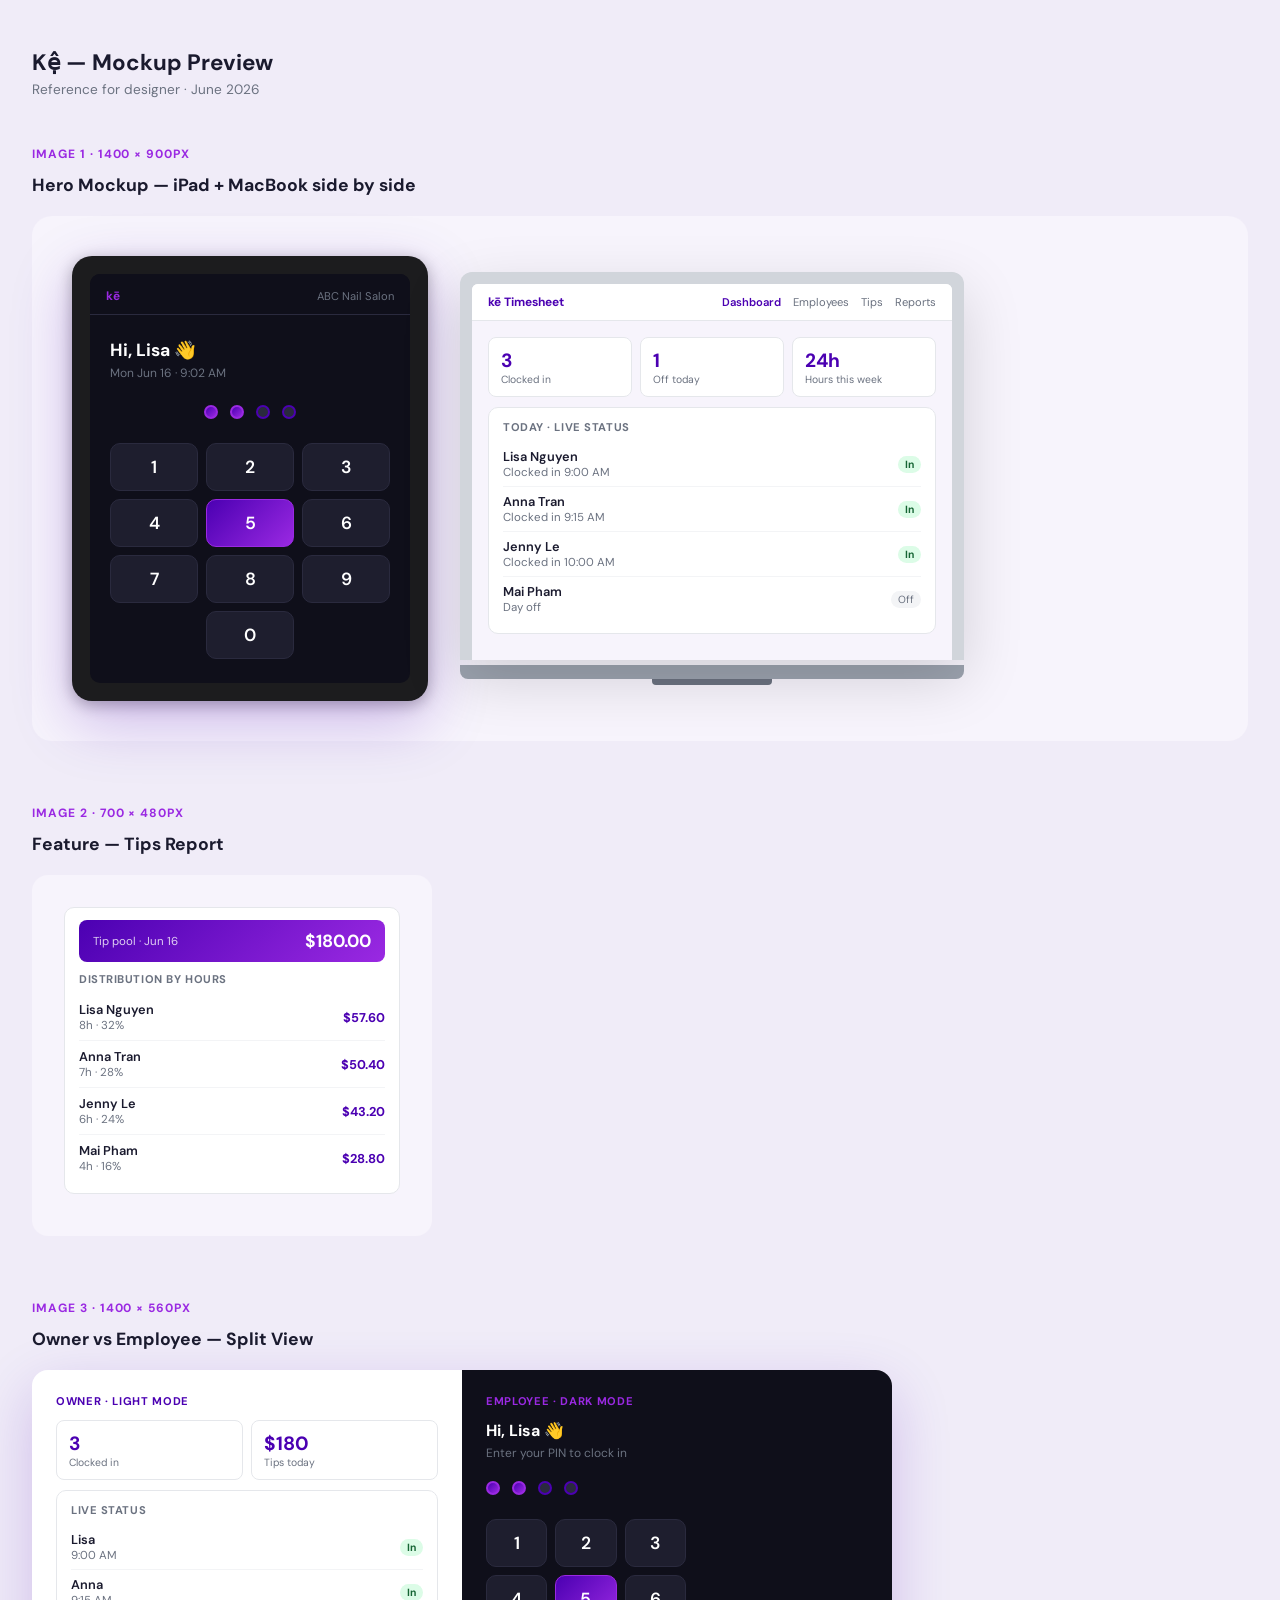
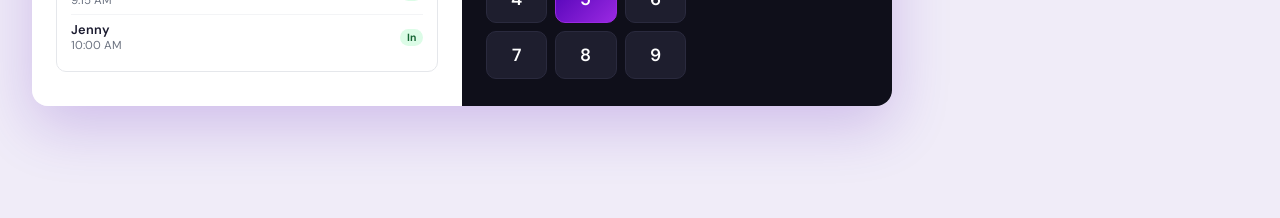
<file: docs/mockup-preview.html>
<!DOCTYPE html>
<html lang="en">
<head>
  <meta charset="UTF-8" />
  <meta name="viewport" content="width=device-width, initial-scale=1.0" />
  <title>Kệ — Mockup Preview</title>
  <link href="https://fonts.googleapis.com/css2?family=DM+Sans:wght@400;500;600;700&display=swap" rel="stylesheet" />
  <style>
    *, *::before, *::after { box-sizing: border-box; margin: 0; padding: 0; }
    body { font-family: 'DM Sans', sans-serif; background: #f0ecf8; padding: 3rem 2rem; color: #1a1a2e; }
    h1 { font-size: 1.4rem; font-weight: 700; margin-bottom: 0.25rem; }
    .page-meta { color: #6b7280; font-size: 0.85rem; margin-bottom: 3rem; }
    .mockup-block { margin-bottom: 4rem; }
    .mockup-label { font-size: 0.75rem; font-weight: 700; text-transform: uppercase; letter-spacing: 0.08em; color: #9A29E2; margin-bottom: 0.75rem; }
    .mockup-title { font-size: 1.1rem; font-weight: 700; margin-bottom: 1.25rem; }

    /* ── DEVICE FRAMES ── */
    .ipad-frame {
      background: #1c1c1e;
      border-radius: 20px;
      padding: 18px;
      box-shadow: 0 20px 60px rgba(74,0,178,0.25), 0 4px 16px rgba(0,0,0,0.3);
      display: inline-block;
    }
    .ipad-screen {
      background: #0f0f1a;
      border-radius: 10px;
      overflow: hidden;
      width: 320px;
    }
    .macbook-frame {
      background: #d1d5db;
      border-radius: 12px 12px 0 0;
      padding: 12px 12px 0;
      box-shadow: 0 20px 60px rgba(0,0,0,0.15);
      display: inline-block;
    }
    .macbook-screen {
      background: #fff;
      border-radius: 6px 6px 0 0;
      overflow: hidden;
      width: 480px;
    }
    .macbook-base {
      background: #9ca3af;
      height: 14px;
      border-radius: 0 0 8px 8px;
      margin-top: 0;
    }
    .macbook-stand {
      background: #6b7280;
      height: 6px;
      width: 120px;
      margin: 0 auto;
      border-radius: 0 0 4px 4px;
    }

    /* ── EMPLOYEE APP (dark) ── */
    .emp-header {
      background: #0f0f1a;
      padding: 14px 16px 10px;
      border-bottom: 1px solid #2a2a3e;
      display: flex;
      justify-content: space-between;
      align-items: center;
    }
    .emp-logo { font-size: 0.75rem; font-weight: 700; color: #9A29E2; letter-spacing: 0.05em; }
    .emp-biz { font-size: 0.7rem; color: #6b7280; }
    .emp-body { padding: 24px 20px; min-height: 320px; }
    .emp-greeting { font-size: 1.1rem; font-weight: 700; color: #fff; margin-bottom: 4px; }
    .emp-time { font-size: 0.75rem; color: #6b7280; margin-bottom: 24px; }
    .pin-dots { display: flex; gap: 12px; justify-content: center; margin-bottom: 24px; }
    .pin-dot { width: 14px; height: 14px; border-radius: 50%; background: #2a2a3e; border: 2px solid #4B00B2; }
    .pin-dot.filled { background: linear-gradient(135deg, #4B00B2, #9A29E2); border-color: #9A29E2; }
    .pin-grid { display: grid; grid-template-columns: repeat(3, 1fr); gap: 8px; }
    .pin-key {
      background: #1e1e2e;
      border: 1px solid #2a2a3e;
      border-radius: 10px;
      padding: 12px;
      text-align: center;
      color: #fff;
      font-size: 1.1rem;
      font-weight: 600;
    }
    .pin-key.highlight { background: linear-gradient(135deg, #4B00B2, #9A29E2); border-color: #9A29E2; }

    /* ── OWNER DASHBOARD (light) ── */
    .own-topbar {
      background: #fff;
      border-bottom: 1px solid #e5e7eb;
      padding: 10px 16px;
      display: flex;
      align-items: center;
      justify-content: space-between;
    }
    .own-logo { font-size: 0.75rem; font-weight: 700; color: #4B00B2; }
    .own-nav { display: flex; gap: 12px; font-size: 0.7rem; color: #6b7280; }
    .own-nav span.active { color: #4B00B2; font-weight: 600; }
    .own-body { padding: 16px; background: #f7f4fc; min-height: 280px; }
    .own-card { background: #fff; border-radius: 10px; padding: 12px 14px; margin-bottom: 10px; border: 1px solid #e5e7eb; }
    .own-card-title { font-size: 0.7rem; font-weight: 700; color: #6b7280; text-transform: uppercase; letter-spacing: 0.05em; margin-bottom: 8px; }
    .staff-row { display: flex; align-items: center; justify-content: space-between; padding: 6px 0; border-bottom: 1px solid #f3f4f6; font-size: 0.8rem; }
    .staff-row:last-child { border-bottom: none; }
    .staff-name { font-weight: 600; color: #1a1a2e; }
    .staff-time { color: #6b7280; font-size: 0.72rem; }
    .badge-in { background: #dcfce7; color: #166534; font-size: 0.65rem; font-weight: 700; padding: 2px 7px; border-radius: 99px; }
    .badge-out { background: #f3f4f6; color: #6b7280; font-size: 0.65rem; padding: 2px 7px; border-radius: 99px; }
    .stat-row { display: flex; gap: 8px; margin-bottom: 10px; }
    .stat-box { flex: 1; background: #fff; border-radius: 8px; padding: 10px 12px; border: 1px solid #e5e7eb; }
    .stat-num { font-size: 1.2rem; font-weight: 700; color: #4B00B2; }
    .stat-lbl { font-size: 0.65rem; color: #6b7280; }

    /* ── TIPS REPORT ── */
    .tip-row { display: flex; align-items: center; justify-content: space-between; padding: 7px 0; border-bottom: 1px solid #f3f4f6; font-size: 0.8rem; }
    .tip-row:last-child { border-bottom: none; }
    .tip-name { font-weight: 600; }
    .tip-hrs { color: #6b7280; font-size: 0.72rem; }
    .tip-amt { font-weight: 700; color: #4B00B2; }
    .tip-total { background: linear-gradient(135deg, #4B00B2, #9A29E2); border-radius: 8px; padding: 10px 14px; display: flex; justify-content: space-between; align-items: center; margin-bottom: 10px; }
    .tip-total-lbl { color: rgba(255,255,255,0.8); font-size: 0.72rem; }
    .tip-total-amt { color: #fff; font-size: 1.1rem; font-weight: 700; }

    /* ── LAYOUT HELPERS ── */
    .row { display: flex; align-items: flex-end; gap: 2rem; flex-wrap: wrap; }
    .split { display: flex; border-radius: 16px; overflow: hidden; box-shadow: 0 20px 60px rgba(74,0,178,0.2); width: 100%; max-width: 860px; }
    .split-left { flex: 1; background: #fff; padding: 24px; }
    .split-right { flex: 1; background: #0f0f1a; padding: 24px; }
    .split-tag { font-size: 0.7rem; font-weight: 700; text-transform: uppercase; letter-spacing: 0.06em; margin-bottom: 12px; }
    .split-tag.light { color: #4B00B2; }
    .split-tag.dark { color: #9A29E2; }
  </style>
</head>
<body>

<h1>Kệ — Mockup Preview</h1>
<p class="page-meta">Reference for designer · June 2026</p>

<!-- ══ MOCKUP 1: HERO ══ -->
<div class="mockup-block">
  <div class="mockup-label">Image 1 · 1400 × 900px</div>
  <div class="mockup-title">Hero Mockup — iPad + MacBook side by side</div>

  <div class="row" style="align-items:center; background:#F7F4FC; padding:2.5rem; border-radius:20px;">

    <!-- iPad (employee) -->
    <div class="ipad-frame">
      <div class="ipad-screen">
        <div class="emp-header">
          <div class="emp-logo">kē</div>
          <div class="emp-biz">ABC Nail Salon</div>
        </div>
        <div class="emp-body">
          <div class="emp-greeting">Hi, Lisa 👋</div>
          <div class="emp-time">Mon Jun 16 · 9:02 AM</div>
          <div class="pin-dots">
            <div class="pin-dot filled"></div>
            <div class="pin-dot filled"></div>
            <div class="pin-dot"></div>
            <div class="pin-dot"></div>
          </div>
          <div class="pin-grid">
            <div class="pin-key">1</div><div class="pin-key">2</div><div class="pin-key">3</div>
            <div class="pin-key">4</div><div class="pin-key highlight">5</div><div class="pin-key">6</div>
            <div class="pin-key">7</div><div class="pin-key">8</div><div class="pin-key">9</div>
            <div class="pin-key" style="grid-column:2">0</div>
          </div>
        </div>
      </div>
    </div>

    <!-- MacBook (owner) -->
    <div>
      <div class="macbook-frame">
        <div class="macbook-screen">
          <div class="own-topbar">
            <div class="own-logo">kē Timesheet</div>
            <div class="own-nav">
              <span class="active">Dashboard</span>
              <span>Employees</span>
              <span>Tips</span>
              <span>Reports</span>
            </div>
          </div>
          <div class="own-body">
            <div class="stat-row">
              <div class="stat-box"><div class="stat-num">3</div><div class="stat-lbl">Clocked in</div></div>
              <div class="stat-box"><div class="stat-num">1</div><div class="stat-lbl">Off today</div></div>
              <div class="stat-box"><div class="stat-num">24h</div><div class="stat-lbl">Hours this week</div></div>
            </div>
            <div class="own-card">
              <div class="own-card-title">Today · Live Status</div>
              <div class="staff-row"><div><div class="staff-name">Lisa Nguyen</div><div class="staff-time">Clocked in 9:00 AM</div></div><span class="badge-in">In</span></div>
              <div class="staff-row"><div><div class="staff-name">Anna Tran</div><div class="staff-time">Clocked in 9:15 AM</div></div><span class="badge-in">In</span></div>
              <div class="staff-row"><div><div class="staff-name">Jenny Le</div><div class="staff-time">Clocked in 10:00 AM</div></div><span class="badge-in">In</span></div>
              <div class="staff-row"><div><div class="staff-name">Mai Pham</div><div class="staff-time">Day off</div></div><span class="badge-out">Off</span></div>
            </div>
          </div>
        </div>
      </div>
      <div class="macbook-base"></div>
      <div class="macbook-stand"></div>
    </div>

  </div>
</div>

<!-- ══ MOCKUP 2: TIPS REPORT ══ -->
<div class="mockup-block">
  <div class="mockup-label">Image 2 · 700 × 480px</div>
  <div class="mockup-title">Feature — Tips Report</div>

  <div style="background:#F7F4FC; padding:2rem; border-radius:16px; display:inline-block; min-width:400px;">
    <div class="own-card" style="max-width:380px;">
      <div class="tip-total">
        <div class="tip-total-lbl">Tip pool · Jun 16</div>
        <div class="tip-total-amt">$180.00</div>
      </div>
      <div class="own-card-title">Distribution by hours</div>
      <div class="tip-row">
        <div><div class="tip-name">Lisa Nguyen</div><div class="tip-hrs">8h · 32%</div></div>
        <div class="tip-amt">$57.60</div>
      </div>
      <div class="tip-row">
        <div><div class="tip-name">Anna Tran</div><div class="tip-hrs">7h · 28%</div></div>
        <div class="tip-amt">$50.40</div>
      </div>
      <div class="tip-row">
        <div><div class="tip-name">Jenny Le</div><div class="tip-hrs">6h · 24%</div></div>
        <div class="tip-amt">$43.20</div>
      </div>
      <div class="tip-row">
        <div><div class="tip-name">Mai Pham</div><div class="tip-hrs">4h · 16%</div></div>
        <div class="tip-amt">$28.80</div>
      </div>
    </div>
  </div>
</div>

<!-- ══ MOCKUP 3: SPLIT VIEW ══ -->
<div class="mockup-block">
  <div class="mockup-label">Image 3 · 1400 × 560px</div>
  <div class="mockup-title">Owner vs Employee — Split View</div>

  <div class="split">
    <!-- Left: Owner -->
    <div class="split-left">
      <div class="split-tag light">Owner · Light mode</div>
      <div class="stat-row">
        <div class="stat-box"><div class="stat-num">3</div><div class="stat-lbl">Clocked in</div></div>
        <div class="stat-box"><div class="stat-num">$180</div><div class="stat-lbl">Tips today</div></div>
      </div>
      <div class="own-card">
        <div class="own-card-title">Live status</div>
        <div class="staff-row"><div><div class="staff-name">Lisa</div><div class="staff-time">9:00 AM</div></div><span class="badge-in">In</span></div>
        <div class="staff-row"><div><div class="staff-name">Anna</div><div class="staff-time">9:15 AM</div></div><span class="badge-in">In</span></div>
        <div class="staff-row"><div><div class="staff-name">Jenny</div><div class="staff-time">10:00 AM</div></div><span class="badge-in">In</span></div>
      </div>
    </div>
    <!-- Right: Employee -->
    <div class="split-right">
      <div class="split-tag dark">Employee · Dark mode</div>
      <div style="color:#fff; font-size:1rem; font-weight:700; margin-bottom:4px;">Hi, Lisa 👋</div>
      <div style="color:#6b7280; font-size:0.75rem; margin-bottom:20px;">Enter your PIN to clock in</div>
      <div class="pin-dots" style="justify-content:flex-start;">
        <div class="pin-dot filled"></div>
        <div class="pin-dot filled"></div>
        <div class="pin-dot"></div>
        <div class="pin-dot"></div>
      </div>
      <div class="pin-grid" style="max-width:200px; margin-top:16px;">
        <div class="pin-key">1</div><div class="pin-key">2</div><div class="pin-key">3</div>
        <div class="pin-key">4</div><div class="pin-key highlight">5</div><div class="pin-key">6</div>
        <div class="pin-key">7</div><div class="pin-key">8</div><div class="pin-key">9</div>
      </div>
    </div>
  </div>
</div>

</body>
</html>
</file>
<file: style.css>
@import url('https://fonts.googleapis.com/css2?family=DM+Sans:wght@400;500;600;700&display=swap');

*, *::before, *::after { box-sizing: border-box; margin: 0; padding: 0; }

:root {
  --brand: #4B00B2;
  --accent: #9A29E2;
  --accent-dark: #4B00B2;
  --text: #1a1a2e;
  --muted: #6b7280;
  --border: #e5e7eb;
  --bg: #ffffff;
  --bg-soft: #F7F4FC;
}

body {
  font-family: 'DM Sans', sans-serif;
  color: var(--text);
  background: var(--bg);
  line-height: 1.7;
  font-size: 16px;
}

/* NAV */
nav {
  display: flex;
  align-items: center;
  justify-content: space-between;
  padding: 1rem 2rem;
  border-bottom: 1px solid var(--border);
  position: sticky;
  top: 0;
  background: var(--bg);
  z-index: 100;
}

.nav-logo-img {
  height: 68px;
  width: auto;
  display: block;
}

nav a.nav-link {
  color: var(--muted);
  text-decoration: none;
  font-size: 0.9rem;
}

nav a.nav-link:hover { color: var(--text); }

/* LEGAL PAGE LAYOUT */
.legal-header {
  background: var(--bg-soft);
  padding: 3rem 2rem 2.5rem;
  border-bottom: 1px solid var(--border);
  text-align: center;
}

.legal-header h1 {
  font-size: 2rem;
  font-weight: 700;
  letter-spacing: -0.03em;
  margin-bottom: 0.5rem;
}

.legal-header .meta {
  color: var(--muted);
  font-size: 0.9rem;
}

.legal-body {
  max-width: 760px;
  margin: 0 auto;
  padding: 3rem 2rem 5rem;
}

.legal-body h2 {
  font-size: 1.15rem;
  font-weight: 700;
  margin: 2.5rem 0 0.75rem;
  padding-top: 0.5rem;
  border-top: 1px solid var(--border);
  color: #4B00B2;
}

.legal-body h2:first-child { border-top: none; margin-top: 0; }

.legal-body p { margin-bottom: 1rem; color: #374151; }

.legal-body ul {
  margin: 0.5rem 0 1rem 1.5rem;
  color: #374151;
}

.legal-body ul li { margin-bottom: 0.4rem; }

.legal-body a { color: var(--accent); }

.notice-box {
  background: #F0E8FA;
  border: 1px solid #DDACDD;
  border-radius: 8px;
  padding: 1rem 1.25rem;
  margin: 1.5rem 0;
  font-size: 0.95rem;
  color: #4B00B2;
}

/* FOOTER */
footer {
  background: var(--bg-soft);
  border-top: 1px solid var(--border);
  padding: 2rem;
  text-align: center;
  font-size: 0.85rem;
  color: var(--muted);
}

footer a { color: var(--muted); text-decoration: none; margin: 0 0.75rem; }
footer a:hover { color: var(--text); }

@media (max-width: 600px) {
  .legal-header h1 { font-size: 1.5rem; }
  nav { padding: 1rem; }
}
</file>
